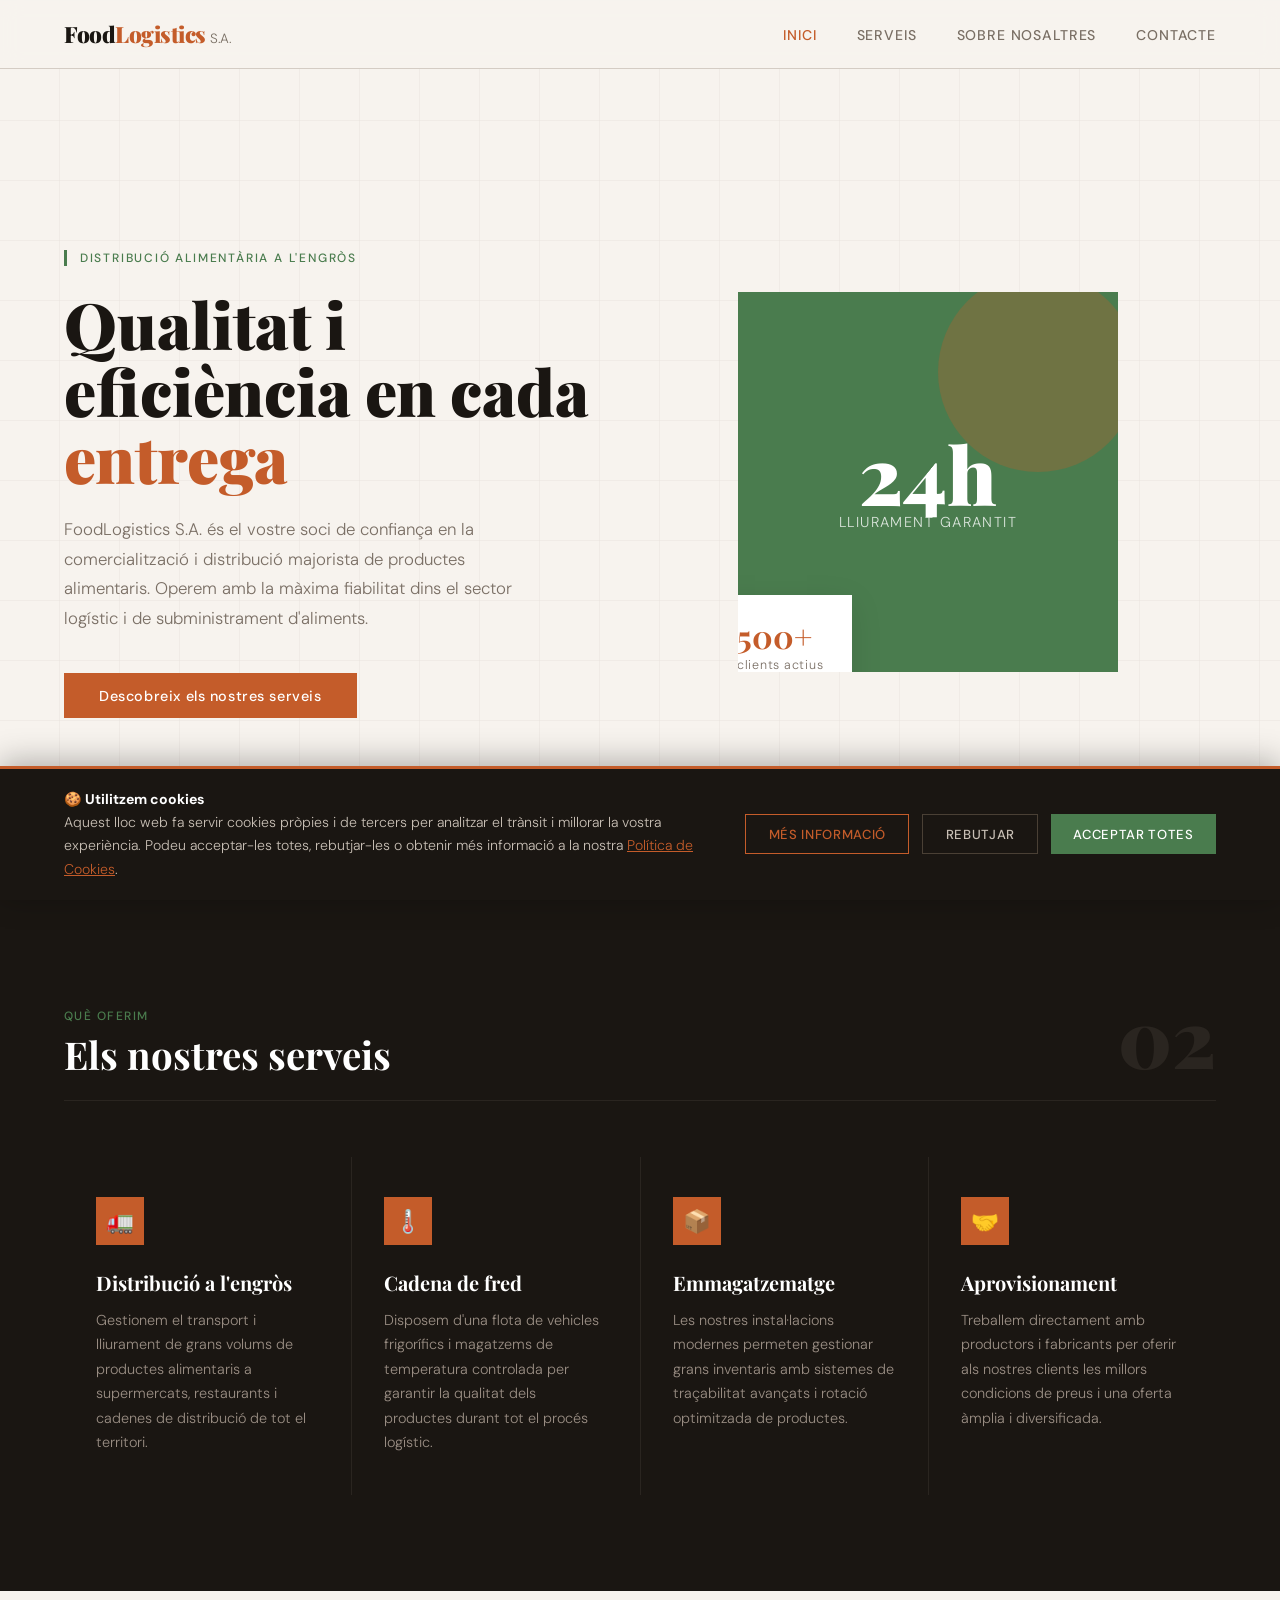
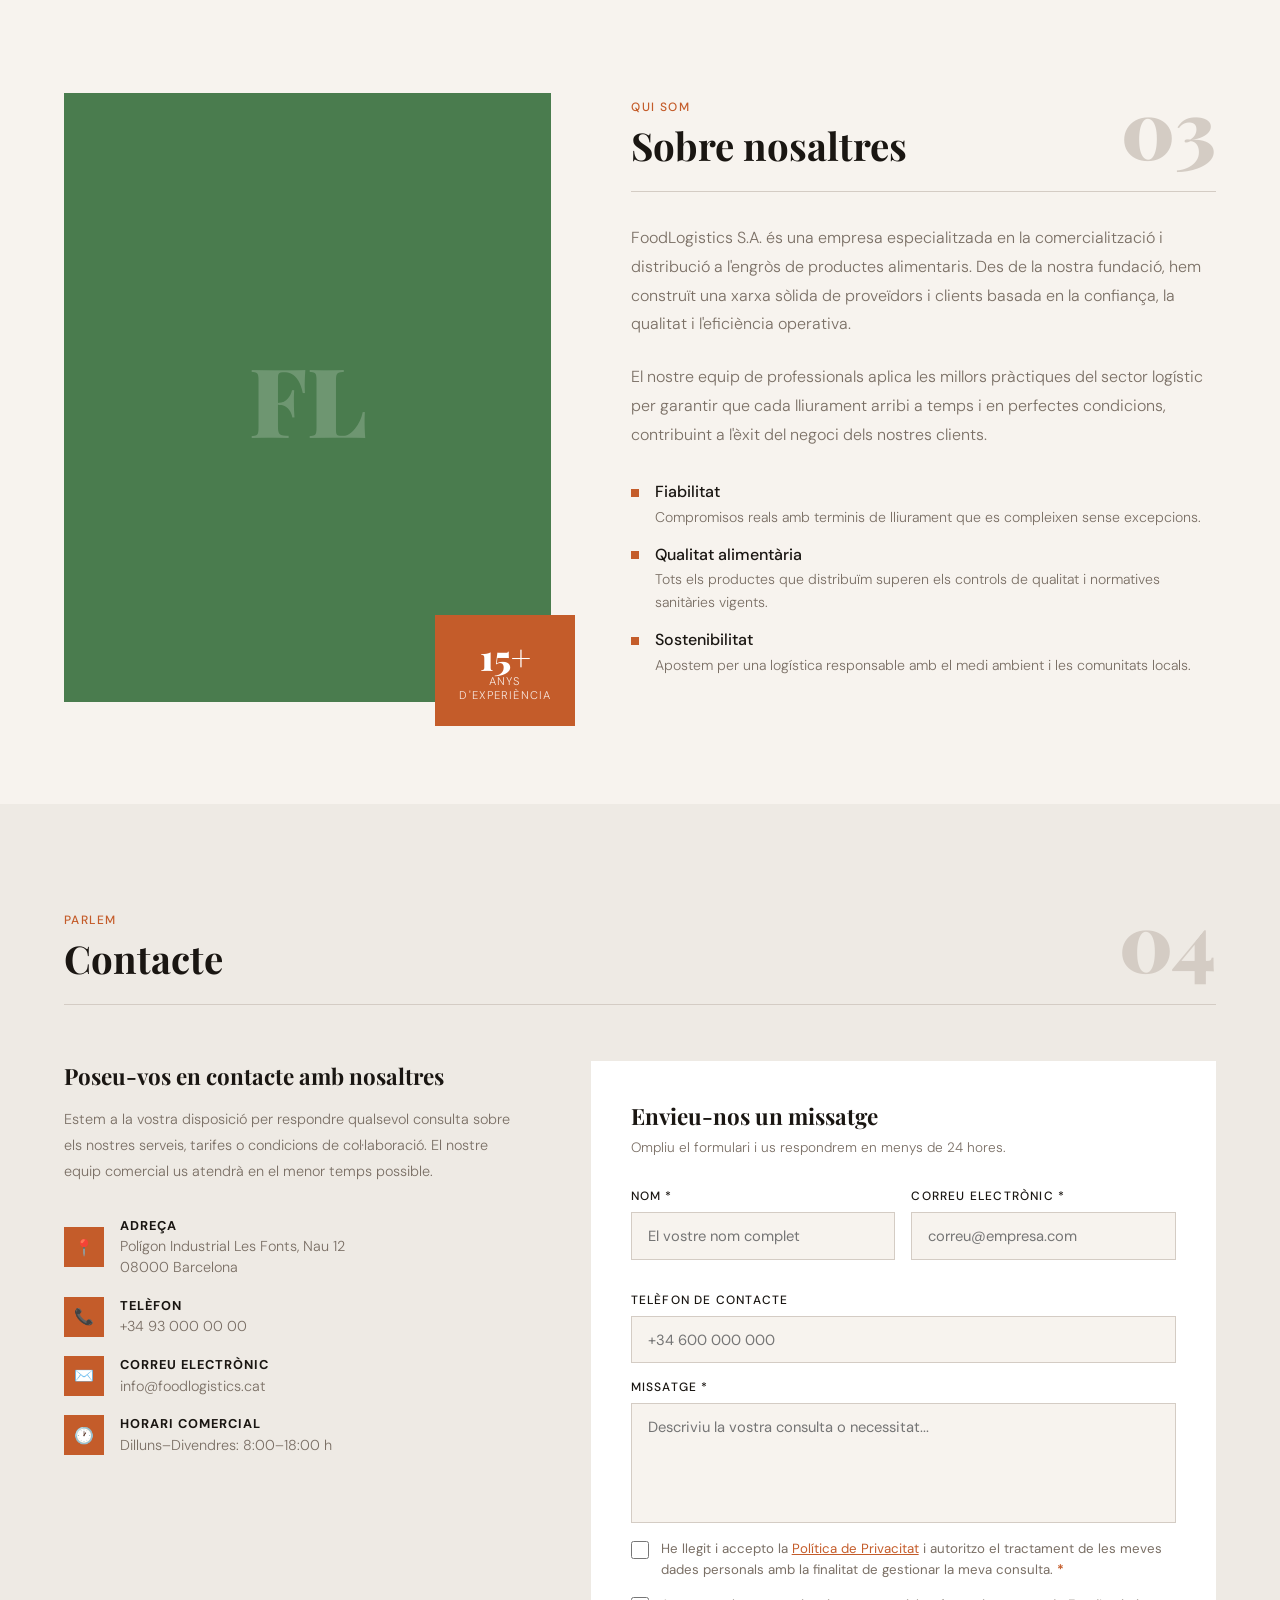
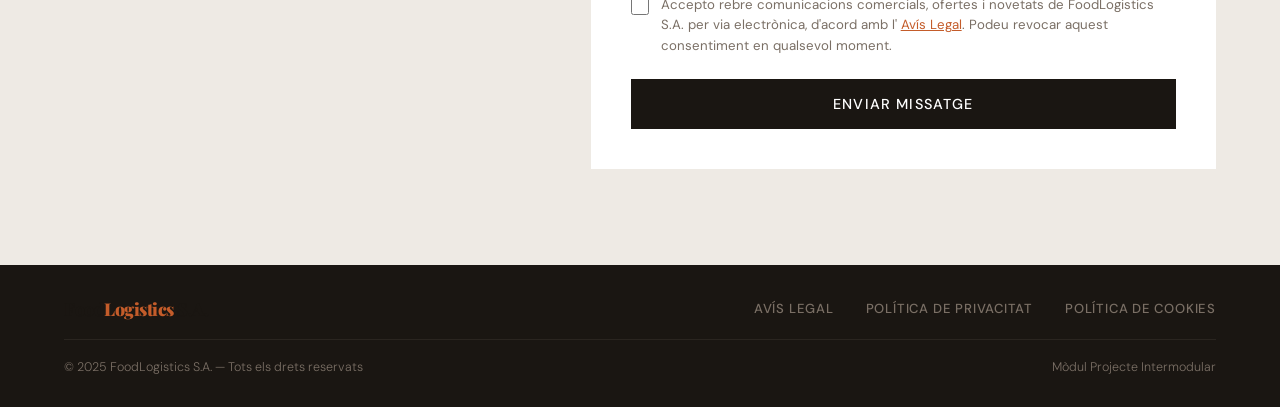
<file: docs/index.html>
<!DOCTYPE html>
<html lang="ca">
<head>
  <meta charset="UTF-8" />
  <meta name="viewport" content="width=device-width, initial-scale=1.0"/>
  <title>FoodLogistics S.A. — Distribució Alimentària</title>
  <link rel="preconnect" href="https://fonts.googleapis.com">
  <link href="https://fonts.googleapis.com/css2?family=Playfair+Display:wght@400;700;900&family=DM+Sans:wght@300;400;500&display=swap" rel="stylesheet">
  <style>
    /* ════════════════════════════════════
       VARIABLES & RESET
    ════════════════════════════════════ */
    :root {
      --bg: #F7F3EE;
      --dark: #1A1612;
      --accent: #C45C2A;
      --accent2: #4A7C4E;
      --muted: #7A6F65;
      --card: #EEEAE4;
      --border: #D4CCC4;
      --white: #FFFFFF;
    }
    *, *::before, *::after { box-sizing: border-box; margin: 0; padding: 0; }
    html { scroll-behavior: smooth; }
    body {
      background: var(--bg);
      color: var(--dark);
      font-family: 'DM Sans', sans-serif;
      font-weight: 300;
      overflow-x: hidden;
    }

    /* ════════════════════════════════════
       COOKIE BANNER
    ════════════════════════════════════ */
    #cookie-banner {
      position: fixed;
      bottom: 0; left: 0; right: 0;
      z-index: 9999;
      background: var(--dark);
      color: #C8BFB5;
      padding: 1.2rem 5%;
      display: flex;
      align-items: center;
      justify-content: space-between;
      gap: 2rem;
      flex-wrap: wrap;
      border-top: 3px solid var(--accent);
      box-shadow: 0 -4px 30px rgba(0,0,0,0.3);
    }
    #cookie-banner.hidden { display: none; }
    .cookie-banner-text { font-size: 0.88rem; line-height: 1.65; flex: 1; min-width: 220px; }
    .cookie-banner-text strong { color: var(--white); }
    .cookie-banner-text a { color: var(--accent); text-decoration: underline; cursor: pointer; }
    .cookie-banner-btns { display: flex; gap: 0.8rem; flex-wrap: wrap; }
    .cbtn {
      padding: 0.65rem 1.4rem;
      font-family: 'DM Sans', sans-serif;
      font-size: 0.82rem;
      font-weight: 500;
      letter-spacing: 0.05em;
      text-transform: uppercase;
      border: none;
      cursor: pointer;
      transition: background 0.2s, transform 0.15s;
    }
    .cbtn:hover { transform: translateY(-1px); }
    .cbtn-accept { background: var(--accent2); color: var(--white); }
    .cbtn-accept:hover { background: #3A6A3E; }
    .cbtn-reject { background: transparent; color: #C8BFB5; border: 1px solid #4A4035; }
    .cbtn-reject:hover { background: #2A2520; }
    .cbtn-more { background: transparent; color: var(--accent); border: 1px solid var(--accent); }
    .cbtn-more:hover { background: var(--accent); color: var(--white); }

    /* ════════════════════════════════════
       LEGAL OVERLAY (pàgines internes)
    ════════════════════════════════════ */
    .legal-overlay {
      display: none;
      position: fixed;
      inset: 0;
      z-index: 8000;
      background: rgba(26,22,18,0.75);
      backdrop-filter: blur(4px);
      overflow-y: auto;
      padding: 2rem 1rem;
    }
    .legal-overlay.open { display: flex; align-items: flex-start; justify-content: center; }
    .legal-panel {
      background: var(--bg);
      max-width: 860px;
      width: 100%;
      position: relative;
      margin: auto;
    }
    .legal-panel-header {
      padding: 2.5rem 3rem 2rem;
      border-bottom: 1px solid var(--border);
      display: flex;
      align-items: flex-start;
      justify-content: space-between;
      gap: 1rem;
    }
    .legal-panel-header .tag {
      font-size: 0.72rem; letter-spacing: 0.14em; text-transform: uppercase;
      color: var(--accent); font-weight: 500; display: block; margin-bottom: 0.4rem;
    }
    .legal-panel-header h2 {
      font-family: 'Playfair Display', serif;
      font-size: 2rem; font-weight: 900; color: var(--dark);
    }
    .legal-panel-close {
      background: var(--dark); color: var(--white);
      border: none; width: 36px; height: 36px;
      font-size: 1.1rem; cursor: pointer; flex-shrink: 0;
      display: flex; align-items: center; justify-content: center;
      transition: background 0.2s;
    }
    .legal-panel-close:hover { background: var(--accent); }
    .legal-panel-body { padding: 2.5rem 3rem 3rem; }
    .lp-section { margin-bottom: 2.5rem; }
    .lp-section h3 {
      font-family: 'Playfair Display', serif;
      font-size: 1.2rem; font-weight: 700; color: var(--dark);
      margin-bottom: 0.8rem; padding-bottom: 0.4rem;
      border-bottom: 2px solid var(--accent); display: inline-block;
    }
    .lp-section h4 { font-size: 0.95rem; font-weight: 500; color: var(--dark); margin: 1rem 0 0.3rem; }
    .lp-section p, .lp-section li {
      font-size: 0.92rem; line-height: 1.85; color: var(--muted); margin-bottom: 0.5rem;
    }
    .lp-section ul { padding-left: 1.4rem; }
    .lp-infobox {
      background: var(--card); border-left: 4px solid var(--accent2);
      padding: 1.1rem 1.4rem; margin: 1.2rem 0;
    }
    .lp-infobox strong { font-size: 0.8rem; letter-spacing: 0.06em; text-transform: uppercase; color: var(--dark); }
    .lp-infobox p { margin: 0.25rem 0 0; font-size: 0.9rem; }
    .rights-grid {
      display: grid; grid-template-columns: repeat(auto-fit, minmax(200px,1fr));
      gap: 0.8rem; margin: 1.2rem 0;
    }
    .right-item { background: var(--card); padding: 1rem; border-top: 3px solid var(--accent); }
    .right-item .r-letter {
      font-family: 'Playfair Display', serif;
      font-size: 1.8rem; font-weight: 900; color: var(--accent); line-height: 1;
    }
    .right-item strong { font-size: 0.82rem; color: var(--dark); display: block; margin: 0.2rem 0; }
    .right-item span { font-size: 0.8rem; color: var(--muted); line-height: 1.55; }
    .cookie-table { width: 100%; border-collapse: collapse; margin: 1.2rem 0; font-size: 0.83rem; }
    .cookie-table th {
      background: var(--dark); color: var(--white);
      padding: 0.7rem 0.9rem; text-align: left;
      font-weight: 500; letter-spacing: 0.04em; font-size: 0.76rem; text-transform: uppercase;
    }
    .cookie-table td {
      padding: 0.7rem 0.9rem; border-bottom: 1px solid var(--border);
      color: var(--muted); vertical-align: top;
    }
    .cookie-table tr:nth-child(even) td { background: var(--card); }
    .cookie-table td:first-child { font-weight: 500; color: var(--dark); white-space: nowrap; }
    .badge { display: inline-block; font-size: 0.7rem; padding: 0.12rem 0.45rem; font-weight: 500; }
    .badge-tec { background: var(--dark); color: var(--white); }
    .badge-ana { background: var(--accent2); color: var(--white); }
    .cookie-mgmt-btns { display: flex; gap: 0.8rem; flex-wrap: wrap; margin-top: 1rem; }
    .cbtn-panel { padding: 0.6rem 1.3rem; font-family: 'DM Sans', sans-serif; font-size: 0.82rem; font-weight: 500; letter-spacing: 0.04em; border: none; cursor: pointer; transition: background 0.2s; }
    .cbtn-panel-accept { background: var(--accent2); color: var(--white); }
    .cbtn-panel-accept:hover { background: #3A6A3E; }
    .cbtn-panel-reject { background: var(--card); color: var(--dark); border: 1px solid var(--border); }
    .cbtn-panel-reject:hover { background: var(--border); }
    .panel-cookie-msg { display: none; background: var(--accent2); color: var(--white); padding: 0.7rem 1rem; margin-top: 0.8rem; font-size: 0.85rem; }

    /* ════════════════════════════════════
       NAV
    ════════════════════════════════════ */
    nav {
      position: fixed; top: 0; left: 0; right: 0; z-index: 500;
      display: flex; align-items: center; justify-content: space-between;
      padding: 1.2rem 5%;
      background: rgba(247,243,238,0.92);
      backdrop-filter: blur(10px);
      border-bottom: 1px solid var(--border);
    }
    .logo {
      font-family: 'Playfair Display', serif; font-weight: 900;
      font-size: 1.4rem; letter-spacing: -0.5px; color: var(--dark); text-decoration: none;
    }
    .logo span { color: var(--accent); }
    nav ul { list-style: none; display: flex; gap: 2.5rem; }
    nav ul a {
      text-decoration: none; font-size: 0.88rem; font-weight: 500;
      letter-spacing: 0.06em; text-transform: uppercase;
      color: var(--muted); transition: color 0.2s;
    }
    nav ul a:hover, nav ul a.active { color: var(--accent); }

    /* ════════════════════════════════════
       HERO
    ════════════════════════════════════ */
    #inici {
      min-height: 100vh;
      display: grid; grid-template-columns: 1fr 1fr;
      align-items: center;
      padding: 8rem 5% 4rem;
      position: relative; overflow: hidden;
    }
    .hero-bg-pattern {
      position: absolute; inset: 0; z-index: 0;
      background-image:
        repeating-linear-gradient(0deg, transparent, transparent 59px, var(--border) 60px),
        repeating-linear-gradient(90deg, transparent, transparent 59px, var(--border) 60px);
      opacity: 0.4;
    }
    .hero-content { position: relative; z-index: 1; }
    .hero-label {
      display: inline-block; font-size: 0.75rem; letter-spacing: 0.15em;
      text-transform: uppercase; color: var(--accent2); font-weight: 500;
      border-left: 3px solid var(--accent2); padding-left: 0.8rem;
      margin-bottom: 1.5rem; animation: fadeUp 0.7s ease both;
    }
    h1 {
      font-family: 'Playfair Display', serif;
      font-size: clamp(2.8rem, 5vw, 5rem); font-weight: 900;
      line-height: 1.05; color: var(--dark); margin-bottom: 1.5rem;
      animation: fadeUp 0.7s 0.1s ease both;
    }
    h1 em { color: var(--accent); font-style: normal; }
    .hero-desc {
      font-size: 1.05rem; line-height: 1.75; color: var(--muted);
      max-width: 480px; margin-bottom: 2.5rem;
      animation: fadeUp 0.7s 0.2s ease both;
    }
    .btn-primary {
      display: inline-block; background: var(--accent); color: var(--white);
      text-decoration: none; padding: 0.85rem 2.2rem; font-size: 0.9rem;
      font-weight: 500; letter-spacing: 0.04em;
      transition: background 0.2s, transform 0.2s;
      animation: fadeUp 0.7s 0.3s ease both;
    }
    .btn-primary:hover { background: #A0451C; transform: translateY(-2px); }
    .hero-visual {
      position: relative; z-index: 1;
      display: flex; justify-content: center; align-items: center;
      animation: fadeIn 1s 0.4s ease both;
    }
    .hero-box {
      width: 380px; height: 380px; background: var(--accent2);
      position: relative; display: flex; align-items: center; justify-content: center;
      overflow: hidden;
    }
    .hero-box::before {
      content: ''; position: absolute; top: -20px; right: -20px;
      width: 200px; height: 200px; background: var(--accent);
      opacity: 0.3; border-radius: 50%;
    }
    .hero-box-inner { text-align: center; color: var(--white); position: relative; z-index: 1; }
    .hero-box-inner .num {
      font-family: 'Playfair Display', serif;
      font-size: 5rem; font-weight: 900; line-height: 1; display: block;
    }
    .hero-box-inner p { font-size: 0.9rem; letter-spacing: 0.1em; text-transform: uppercase; opacity: 0.8; }
    .hero-stats {
      position: absolute; bottom: -20px; left: -30px;
      background: var(--white); padding: 1.2rem 1.8rem;
      box-shadow: 0 8px 30px rgba(0,0,0,0.1);
    }
    .hero-stats .s-num { font-family: 'Playfair Display', serif; font-size: 2rem; font-weight: 700; color: var(--accent); }
    .hero-stats .s-label { font-size: 0.78rem; color: var(--muted); letter-spacing: 0.06em; }

    /* ════════════════════════════════════
       SECTIONS COMMON
    ════════════════════════════════════ */
    section { scroll-margin-top: 70px; }
    .section-wrap { padding: 6rem 5%; }
    .section-header {
      display: flex; align-items: flex-end; justify-content: space-between;
      margin-bottom: 3.5rem; border-bottom: 1px solid var(--border); padding-bottom: 1.5rem;
    }
    .section-num {
      font-family: 'Playfair Display', serif; font-size: 5rem; font-weight: 900;
      color: var(--border); line-height: 1; user-select: none;
    }
    .section-title-block h2 {
      font-family: 'Playfair Display', serif;
      font-size: clamp(1.8rem, 3vw, 2.8rem); font-weight: 700;
      line-height: 1.15; color: var(--dark);
    }
    .section-title-block .tag {
      font-size: 0.75rem; letter-spacing: 0.12em; text-transform: uppercase;
      color: var(--accent); font-weight: 500; margin-bottom: 0.5rem; display: block;
    }

    /* ════════════════════════════════════
       SERVEIS
    ════════════════════════════════════ */
    #serveis { background: var(--dark); }
    #serveis .section-header .section-num { color: #2A2520; }
    #serveis .section-title-block h2 { color: var(--white); }
    #serveis .section-title-block .tag { color: var(--accent2); }
    #serveis .section-header { border-color: #2A2520; }
    .services-grid {
      display: grid; grid-template-columns: repeat(auto-fit, minmax(250px, 1fr));
      gap: 1px; background: #2A2520;
    }
    .service-card { background: var(--dark); padding: 2.5rem 2rem; transition: background 0.25s; cursor: default; }
    .service-card:hover { background: #221E1A; }
    .service-icon {
      width: 48px; height: 48px; background: var(--accent);
      display: flex; align-items: center; justify-content: center;
      margin-bottom: 1.5rem; font-size: 1.4rem;
    }
    .service-card h3 {
      font-family: 'Playfair Display', serif; font-size: 1.25rem; font-weight: 700;
      color: var(--white); margin-bottom: 0.75rem;
    }
    .service-card p { font-size: 0.9rem; line-height: 1.7; color: #9A8E84; }

    /* ════════════════════════════════════
       SOBRE NOSALTRES
    ════════════════════════════════════ */
    #sobre { background: var(--bg); }
    .about-grid { display: grid; grid-template-columns: 1fr 1.2fr; gap: 5rem; align-items: center; }
    .about-visual { position: relative; }
    .about-img-main {
      width: 100%; aspect-ratio: 4/5; background: var(--accent2);
      display: flex; align-items: center; justify-content: center; overflow: hidden;
    }
    .about-img-inner { text-align: center; color: rgba(255,255,255,0.2); font-family: 'Playfair Display', serif; font-size: 6rem; font-weight: 900; }
    .about-badge {
      position: absolute; bottom: -1.5rem; right: -1.5rem;
      background: var(--accent); color: var(--white);
      padding: 1.5rem; width: 140px; text-align: center;
    }
    .about-badge .b-num { font-family: 'Playfair Display', serif; font-size: 2.2rem; font-weight: 900; line-height: 1; }
    .about-badge .b-txt { font-size: 0.7rem; letter-spacing: 0.1em; text-transform: uppercase; opacity: 0.85; }
    .about-content .section-header { margin-bottom: 2rem; }
    .about-text { font-size: 1rem; line-height: 1.8; color: var(--muted); margin-bottom: 1.5rem; }
    .values-list { margin: 2rem 0; display: flex; flex-direction: column; gap: 1rem; }
    .value-item { display: flex; gap: 1rem; align-items: flex-start; }
    .value-dot { width: 8px; height: 8px; min-width: 8px; background: var(--accent); margin-top: 0.45rem; }
    .value-item strong { display: block; font-weight: 500; color: var(--dark); margin-bottom: 0.2rem; }
    .value-item span { font-size: 0.88rem; color: var(--muted); line-height: 1.6; }

    /* ════════════════════════════════════
       CONTACTE
    ════════════════════════════════════ */
    #contacte { background: var(--card); }
    .contact-grid { display: grid; grid-template-columns: 1fr 1.4fr; gap: 5rem; align-items: start; }
    .contact-info h3 { font-family: 'Playfair Display', serif; font-size: 1.4rem; font-weight: 700; color: var(--dark); margin-bottom: 1rem; }
    .contact-info p { font-size: 0.9rem; line-height: 1.8; color: var(--muted); margin-bottom: 2rem; }
    .contact-details { display: flex; flex-direction: column; gap: 1.2rem; }
    .contact-item { display: flex; gap: 1rem; align-items: center; }
    .contact-item .c-icon {
      width: 40px; height: 40px; background: var(--accent); color: var(--white);
      display: flex; align-items: center; justify-content: center;
      font-size: 1rem; flex-shrink: 0;
    }
    .contact-item .c-text strong { display: block; font-size: 0.8rem; letter-spacing: 0.08em; text-transform: uppercase; color: var(--dark); margin-bottom: 0.1rem; }
    .contact-item .c-text span { font-size: 0.9rem; color: var(--muted); }
    .contact-form { background: var(--white); padding: 2.5rem; }
    .form-title { font-family: 'Playfair Display', serif; font-size: 1.4rem; font-weight: 700; color: var(--dark); margin-bottom: 0.5rem; }
    .form-sub { font-size: 0.85rem; color: var(--muted); margin-bottom: 2rem; }
    .form-row { display: grid; grid-template-columns: 1fr 1fr; gap: 1rem; margin-bottom: 1rem; }
    .form-group { display: flex; flex-direction: column; margin-bottom: 1rem; }
    .form-group label { font-size: 0.75rem; letter-spacing: 0.1em; text-transform: uppercase; font-weight: 500; color: var(--dark); margin-bottom: 0.5rem; }
    .form-group input,
    .form-group textarea {
      border: 1px solid var(--border); background: var(--bg);
      padding: 0.8rem 1rem; font-family: 'DM Sans', sans-serif;
      font-size: 0.92rem; color: var(--dark); outline: none;
      transition: border-color 0.2s; resize: none;
    }
    .form-group input:focus,
    .form-group textarea:focus { border-color: var(--accent); background: var(--white); }
    .form-group textarea { min-height: 120px; }

    /* Checkboxes */
    .checkbox-group { display: flex; align-items: flex-start; gap: 0.75rem; margin-bottom: 0.9rem; }
    .checkbox-group input[type="checkbox"] {
      width: 18px; height: 18px; min-width: 18px; margin-top: 2px;
      accent-color: var(--accent); cursor: pointer;
      border: 2px solid var(--border); background: var(--bg);
    }
    .checkbox-group label {
      font-size: 0.83rem; letter-spacing: 0; text-transform: none;
      font-weight: 400; color: var(--muted); line-height: 1.55; cursor: pointer;
    }
    .checkbox-group label a { color: var(--accent); text-decoration: underline; cursor: pointer; }
    .checkbox-group label a:hover { color: #A0451C; }

    .btn-submit {
      width: 100%; background: var(--dark); color: var(--white); border: none;
      padding: 1rem; font-family: 'DM Sans', sans-serif; font-size: 0.9rem;
      font-weight: 500; letter-spacing: 0.08em; text-transform: uppercase;
      cursor: pointer; transition: background 0.2s, transform 0.15s;
      margin-top: 0.5rem;
    }
    .btn-submit:hover { background: var(--accent); transform: translateY(-2px); }
    .form-success {
      display: none; background: var(--accent2); color: var(--white);
      padding: 1rem 1.5rem; margin-top: 1rem; font-size: 0.9rem; text-align: center;
    }

    /* ════════════════════════════════════
       FOOTER
    ════════════════════════════════════ */
    footer {
      background: var(--dark); color: #7A6F65;
      padding: 2rem 5%;
    }
    .footer-top {
      display: flex; align-items: center; justify-content: space-between;
      flex-wrap: wrap; gap: 1rem; padding-bottom: 1.2rem;
      border-bottom: 1px solid #2A2520; margin-bottom: 1.2rem;
    }
    footer .logo { font-size: 1.1rem; }
    footer a { color: #7A6F65; text-decoration: none; transition: color 0.2s; }
    footer a:hover { color: var(--accent); }
    .footer-links { display: flex; gap: 2rem; flex-wrap: wrap; }
    .footer-links a {
      font-size: 0.82rem; letter-spacing: 0.06em; text-transform: uppercase;
      font-weight: 500; cursor: pointer;
    }
    .footer-bottom { font-size: 0.78rem; display: flex; justify-content: space-between; flex-wrap: wrap; gap: 0.5rem; }

    /* ════════════════════════════════════
       ANIMATIONS & SCROLL REVEAL
    ════════════════════════════════════ */
    @keyframes fadeUp {
      from { opacity: 0; transform: translateY(24px); }
      to   { opacity: 1; transform: translateY(0); }
    }
    @keyframes fadeIn { from { opacity: 0; } to { opacity: 1; } }
    .reveal { opacity: 0; transform: translateY(30px); transition: opacity 0.7s ease, transform 0.7s ease; }
    .reveal.visible { opacity: 1; transform: translateY(0); }

    /* ════════════════════════════════════
       RESPONSIVE
    ════════════════════════════════════ */
    @media (max-width: 900px) {
      #inici { grid-template-columns: 1fr; padding-top: 6rem; }
      .hero-visual { display: none; }
      .about-grid { grid-template-columns: 1fr; }
      .about-visual { display: none; }
      .contact-grid { grid-template-columns: 1fr; gap: 2rem; }
      .form-row { grid-template-columns: 1fr; }
      nav ul { gap: 1.5rem; }
    }
    @media (max-width: 600px) {
      nav ul { display: none; }
      .section-num { display: none; }
      .legal-panel-header { padding: 1.5rem; }
      .legal-panel-body { padding: 1.5rem; }
    }
  </style>
</head>
<body>

<!-- ══════════════════════════════════════
     BANNER DE COOKIES
══════════════════════════════════════ -->
<div id="cookie-banner">
  <div class="cookie-banner-text">
    <strong>🍪 Utilitzem cookies</strong><br>
    Aquest lloc web fa servir cookies pròpies i de tercers per analitzar el trànsit i millorar la vostra experiència.
    Podeu acceptar-les totes, rebutjar-les o obtenir més informació a la nostra
    <a onclick="openLegal('cookies')">Política de Cookies</a>.
  </div>
  <div class="cookie-banner-btns">
    <button class="cbtn cbtn-more" onclick="openLegal('cookies')">Més informació</button>
    <button class="cbtn cbtn-reject" onclick="rejectCookies()">Rebutjar</button>
    <button class="cbtn cbtn-accept" onclick="acceptCookies()">Acceptar totes</button>
  </div>
</div>

<!-- ══════════════════════════════════════
     OVERLAY — AVÍS LEGAL
══════════════════════════════════════ -->
<div id="overlay-avis" class="legal-overlay" onclick="closeOnBg(event,'overlay-avis')">
  <div class="legal-panel">
    <div class="legal-panel-header">
      <div>
        <span class="tag">Informació legal</span>
        <h2>Avís Legal</h2>
        <p style="font-size:0.8rem;color:var(--muted);margin-top:0.3rem;">Darrera actualització: gener de 2025</p>
      </div>
      <button class="legal-panel-close" onclick="closeLegal('avis')">✕</button>
    </div>
    <div class="legal-panel-body">

      <div class="lp-section">
        <h3>1. Identitat del titular</h3>
        <div class="lp-infobox">
          <strong>Dades de la societat</strong>
          <p><strong>Raó social:</strong> FoodLogistics S.A.</p>
          <p><strong>CIF:</strong> A-12345678</p>
          <p><strong>Domicili social:</strong> Polígon Industrial Les Fonts, Nau 12, 08000 Barcelona</p>
          <p><strong>Telèfon:</strong> +34 93 000 00 00</p>
          <p><strong>Correu electrònic:</strong> info@foodlogistics.cat</p>
          <p><strong>Registre Mercantil:</strong> Registre Mercantil de Barcelona, Tom 1234, Foli 56, Full B-12345</p>
        </div>
      </div>

      <div class="lp-section">
        <h3>2. Objecte i àmbit d'aplicació</h3>
        <p>El present Avís Legal regula les condicions d'accés i ús del lloc web de FoodLogistics S.A., d'acord amb la legislació vigent, especialment la Llei 34/2002 de Serveis de la Societat de la Informació (LSSI-CE) i el Reglament (UE) 2016/679 (RGPD).</p>
        <p>L'accés i l'ús del Lloc Web impliquen l'acceptació plena i sense reserves d'aquestes condicions. FoodLogistics S.A. es reserva el dret de modificar el present Avís Legal en qualsevol moment.</p>
      </div>

      <div class="lp-section">
        <h3>3. Condicions d'accés i ús</h3>
        <p>L'usuari s'obliga a fer un ús lícit del Lloc Web, respectant la legislació vigent i els drets de tercers. Queda expressament prohibit:</p>
        <ul>
          <li>Reproduir, distribuir o comunicar públicament els continguts sense autorització expressa.</li>
          <li>Introduir o difondre continguts contraris a la llei, la moral o l'ordre públic.</li>
          <li>Realitzar accions que puguin danyar o sobrecarregar els sistemes informàtics.</li>
          <li>Intentar accedir sense autorització a àrees restringides del Lloc Web.</li>
        </ul>
      </div>

      <div class="lp-section">
        <h3>4. Propietat intel·lectual i industrial</h3>
        <p>Tots els continguts del Lloc Web (textos, imatges, logotips, dissenys, codi font, etc.) són propietat de FoodLogistics S.A. o de tercers que n'han autoritzat l'ús, i estan protegits per la normativa de propietat intel·lectual vigent.</p>
        <p>Queda prohibida la reproducció total o parcial dels continguts sense el consentiment previ i exprés de FoodLogistics S.A.</p>
      </div>

      <div class="lp-section">
        <h3>5. Responsabilitat i exclusió de garanties</h3>
        <p>FoodLogistics S.A. no garanteix la disponibilitat ni continuïtat del Lloc Web, i no es responsabilitza dels danys que puguin derivar-se d'errors als continguts, interrupcions del servei ni de l'accés a través d'enllaços externs.</p>
      </div>

      <div class="lp-section">
        <h3>6. Comunicacions comercials</h3>
        <p>D'acord amb la LSSI-CE, FoodLogistics S.A. únicament enviarà comunicacions comercials als usuaris que hagin prestat el seu consentiment exprés marcant la casella corresponent al formulari de contacte.</p>
        <p>L'usuari pot revocar el consentiment en qualsevol moment enviant un correu a <strong>privacitat@foodlogistics.cat</strong>.</p>
      </div>

      <div class="lp-section">
        <h3>7. Llei aplicable i jurisdicció</h3>
        <p>El present Avís Legal es regeix per la legislació espanyola i catalana. Per a qualsevol controvèrsia, les parts se sotmeten als jutjats i tribunals de Barcelona.</p>
      </div>

    </div>
  </div>
</div>

<!-- ══════════════════════════════════════
     OVERLAY — POLÍTICA DE PRIVACITAT
══════════════════════════════════════ -->
<div id="overlay-privacitat" class="legal-overlay" onclick="closeOnBg(event,'overlay-privacitat')">
  <div class="legal-panel">
    <div class="legal-panel-header">
      <div>
        <span class="tag">Protecció de dades · RGPD (UE) 2016/679</span>
        <h2>Política de Privacitat</h2>
        <p style="font-size:0.8rem;color:var(--muted);margin-top:0.3rem;">Darrera actualització: gener de 2025</p>
      </div>
      <button class="legal-panel-close" onclick="closeLegal('privacitat')">✕</button>
    </div>
    <div class="legal-panel-body">

      <div class="lp-section">
        <h3>1. Responsable del tractament</h3>
        <div class="lp-infobox">
          <strong>Responsable</strong>
          <p><strong>Identitat:</strong> FoodLogistics S.A. · CIF: A-12345678</p>
          <p><strong>Adreça:</strong> Polígon Industrial Les Fonts, Nau 12, 08000 Barcelona</p>
          <p><strong>Correu DPD:</strong> privacitat@foodlogistics.cat · <strong>Tel.:</strong> +34 93 000 00 00</p>
        </div>
      </div>

      <div class="lp-section">
        <h3>2. Dades que recollim i finalitat</h3>
        <h4>2.1 Formulari de contacte</h4>
        <ul>
          <li><strong>Nom i cognoms:</strong> per identificar-vos i personalitzar la resposta.</li>
          <li><strong>Correu electrònic:</strong> per respondre la vostra consulta.</li>
          <li><strong>Telèfon de contacte:</strong> opcional, per poder-vos trucar si cal.</li>
          <li><strong>Missatge:</strong> per conèixer el contingut de la consulta.</li>
        </ul>
        <h4>2.2 Galetes i dades de navegació</h4>
        <p>Recollim dades de navegació (IP anonimitzada, pàgines visitades) a través de cookies analítiques. Consulteu la nostra <a onclick="openLegal('cookies')" style="color:var(--accent);cursor:pointer;text-decoration:underline;">Política de Cookies</a> per a més informació.</p>
      </div>

      <div class="lp-section">
        <h3>3. Base legal del tractament</h3>
        <ul>
          <li><strong>Consentiment exprés (art. 6.1.a RGPD):</strong> per al tractament de les dades del formulari i per a l'enviament de comunicacions comercials.</li>
          <li><strong>Interès legítim (art. 6.1.f RGPD):</strong> per a la gestió interna i les estadístiques d'ús anonimitzades.</li>
          <li><strong>Compliment d'obligació legal (art. 6.1.c RGPD):</strong> quan sigui necessari per complir obligacions legals.</li>
        </ul>
      </div>

      <div class="lp-section">
        <h3>4. Destinataris de les dades</h3>
        <p>Les vostres dades no es cediran a tercers, llevat de prestadors de serveis tècnics (allotjament web, plataforma de correu) que actuen com a encarregats del tractament, administracions públiques quan ho exigeixi la llei, i Statcounter (analítica web anonimitzada).</p>
        <p>No es realitzen transferències internacionals fora de l'Espai Econòmic Europeu, llevat que els prestadors tinguin garanties adequades (clàusules contractuals tipus).</p>
      </div>

      <div class="lp-section">
        <h3>5. Termini de conservació</h3>
        <div class="lp-infobox">
          <strong>Períodes de conservació</strong>
          <p>• Formulari de contacte: <strong>2 anys</strong> des de l'última interacció.</p>
          <p>• Comunicacions comercials: fins a la <strong>revocació del consentiment</strong>.</p>
          <p>• Navegació anonimitzada: <strong>13 mesos</strong> màxim.</p>
          <p>• Obligació legal (fiscal, mercantil): <strong>5–10 anys</strong>.</p>
        </div>
      </div>

      <div class="lp-section">
        <h3>6. Drets ARSLOP</h3>
        <p>Podeu exercir els drets següents enviant un correu a <strong>privacitat@foodlogistics.cat</strong>, adjuntant còpia del DNI:</p>
        <div class="rights-grid">
          <div class="right-item"><div class="r-letter">A</div><strong>Accés</strong><span>Obtenir confirmació sobre si tractem dades vostres i accedir-hi.</span></div>
          <div class="right-item"><div class="r-letter">R</div><strong>Rectificació</strong><span>Sol·licitar la correcció de dades inexactes o incompletes.</span></div>
          <div class="right-item"><div class="r-letter">S</div><strong>Supressió</strong><span>Demanar l'eliminació de les dades quan ja no siguin necessàries.</span></div>
          <div class="right-item"><div class="r-letter">L</div><strong>Limitació</strong><span>Sol·licitar la suspensió del tractament en determinades circumstàncies.</span></div>
          <div class="right-item"><div class="r-letter">O</div><strong>Oposició</strong><span>Oposar-vos al tractament basat en interès legítim o consentiment.</span></div>
          <div class="right-item"><div class="r-letter">P</div><strong>Portabilitat</strong><span>Rebre les vostres dades en format estructurat i llegible per màquina.</span></div>
        </div>
        <p>Si considereu que el tractament no s'ajusta a la normativa, podeu reclamar davant l'<strong>AEPD</strong> a <a href="https://www.aepd.es" target="_blank" style="color:var(--accent);">www.aepd.es</a>.</p>
      </div>

      <div class="lp-section">
        <h3>7. Mesures de seguretat</h3>
        <p>FoodLogistics S.A. ha adoptat les mesures tècniques i organitzatives necessàries per garantir la seguretat de les dades personals, d'acord amb l'art. 32 del RGPD: xifratge HTTPS/TLS, control d'accés per rols, còpies de seguretat periòdiques i auditories anuals.</p>
      </div>

    </div>
  </div>
</div>

<!-- ══════════════════════════════════════
     OVERLAY — POLÍTICA DE COOKIES
══════════════════════════════════════ -->
<div id="overlay-cookies" class="legal-overlay" onclick="closeOnBg(event,'overlay-cookies')">
  <div class="legal-panel">
    <div class="legal-panel-header">
      <div>
        <span class="tag">Galetes · Directiva ePrivacy i RGPD</span>
        <h2>Política de Cookies</h2>
        <p style="font-size:0.8rem;color:var(--muted);margin-top:0.3rem;">Darrera actualització: gener de 2025</p>
      </div>
      <button class="legal-panel-close" onclick="closeLegal('cookies')">✕</button>
    </div>
    <div class="legal-panel-body">

      <div class="lp-section">
        <h3>1. Què són les cookies?</h3>
        <p>Les cookies (galetes) són petits fitxers de text que els llocs web emmagatzemen al vostre navegador quan els visiteu. S'utilitzen per fer que els llocs web funcionin correctament i per proporcionar informació als propietaris del lloc.</p>
        <p>D'acord amb la Directiva 2002/58/CE (modificada per la 2009/136/CE) i la LSSI-CE, us informem sobre les cookies que utilitzem.</p>
      </div>

      <div class="lp-section">
        <h3>2. Tipus de cookies que utilitzem</h3>
        <table class="cookie-table">
          <thead>
            <tr><th>Cookie</th><th>Tipus</th><th>Proveïdor</th><th>Finalitat</th><th>Durada</th></tr>
          </thead>
          <tbody>
            <tr>
              <td>fl_cookie_consent</td>
              <td><span class="badge badge-tec">Tècnica</span></td>
              <td>FoodLogistics</td>
              <td>Desa les preferències de consentiment de cookies de l'usuari.</td>
              <td>12 mesos</td>
            </tr>
            <tr>
              <td>sc_session</td>
              <td><span class="badge badge-ana">Analítica</span></td>
              <td>Statcounter</td>
              <td>Identifica la sessió de l'usuari per evitar comptar múltiples visites.</td>
              <td>Sessió</td>
            </tr>
            <tr>
              <td>is_unique</td>
              <td><span class="badge badge-ana">Analítica</span></td>
              <td>Statcounter</td>
              <td>Determina si el visitant ja ha estat comptabilitzat com a únic.</td>
              <td>365 dies</td>
            </tr>
            <tr>
              <td>_ga</td>
              <td><span class="badge badge-ana">Analítica</span></td>
              <td>Google Analytics (opcional)</td>
              <td>Distingeix usuaris únics. No s'activa fins a l'acceptació.</td>
              <td>2 anys</td>
            </tr>
          </tbody>
        </table>
      </div>

      <div class="lp-section">
        <h3>3. Com acceptar o rebutjar les cookies</h3>
        <h4>3.1 Mitjançant el banner del Lloc Web</h4>
        <p>En accedir al Lloc Web per primera vegada, apareixerà el banner inferior que us permet acceptar o rebutjar les cookies no necessàries.</p>
        <h4>3.2 Gestió des d'aquí</h4>
        <p>Podeu acceptar o revocar el consentiment de les cookies analítiques en qualsevol moment:</p>
        <div class="cookie-mgmt-btns">
          <button class="cbtn-panel cbtn-panel-accept" onclick="acceptCookies(); document.getElementById('panelCookieMsg').style.display='block'; document.getElementById('panelCookieMsg').textContent='✓ Heu acceptat les cookies analítiques.'; document.getElementById('panelCookieMsg').style.background='var(--accent2)'; setTimeout(()=>document.getElementById('panelCookieMsg').style.display='none',3500);">✓ Acceptar cookies analítiques</button>
          <button class="cbtn-panel cbtn-panel-reject" onclick="rejectCookies(); document.getElementById('panelCookieMsg').style.display='block'; document.getElementById('panelCookieMsg').textContent='✗ Heu rebutjat les cookies analítiques.'; document.getElementById('panelCookieMsg').style.background='var(--muted)'; setTimeout(()=>document.getElementById('panelCookieMsg').style.display='none',3500);">✗ Rebutjar cookies analítiques</button>
        </div>
        <div class="panel-cookie-msg" id="panelCookieMsg"></div>
        <h4>3.3 Configuració del navegador</h4>
        <p>Podeu gestionar o eliminar cookies directament des del navegador: <a href="https://support.google.com/chrome/answer/95647" target="_blank" style="color:var(--accent);">Chrome</a>, <a href="https://support.mozilla.org/ca/kb/galetes-informacio-que-els-llocs-web-guarden-en" target="_blank" style="color:var(--accent);">Firefox</a>, <a href="https://support.apple.com/ca-es/guide/safari/sfri11471/mac" target="_blank" style="color:var(--accent);">Safari</a>, <a href="https://support.microsoft.com/ca-es/microsoft-edge/eliminar-les-galetes-al-microsoft-edge-63947406-40ac-c3b8-57b9-2a946a29ae09" target="_blank" style="color:var(--accent);">Edge</a>.</p>
      </div>

      <div class="lp-section">
        <h3>4. Més informació</h3>
        <p>Per a qualsevol consulta sobre cookies, contacteu el nostre DPD a <strong>privacitat@foodlogistics.cat</strong>. Més informació a la nostra <a onclick="openLegal('privacitat')" style="color:var(--accent);cursor:pointer;text-decoration:underline;">Política de Privacitat</a>.</p>
      </div>

    </div>
  </div>
</div>

<!-- ══════════════════════════════════════
     NAV
══════════════════════════════════════ -->
<nav>
  <a href="#inici" class="logo">Food<span>Logistics</span> <small style="font-size:0.6em;font-weight:300;font-family:'DM Sans',sans-serif;color:var(--muted);">S.A.</small></a>
  <ul>
    <li><a href="#inici" class="active">Inici</a></li>
    <li><a href="#serveis">Serveis</a></li>
    <li><a href="#sobre">Sobre nosaltres</a></li>
    <li><a href="#contacte">Contacte</a></li>
  </ul>
</nav>

<!-- ══════════════════════════════════════
     INICI
══════════════════════════════════════ -->
<section id="inici">
  <div class="hero-bg-pattern"></div>
  <div class="hero-content">
    <span class="hero-label">Distribució Alimentària a l'Engròs</span>
    <h1>Qualitat i<br>eficiència en cada <em>entrega</em></h1>
    <p class="hero-desc">FoodLogistics S.A. és el vostre soci de confiança en la comercialització i distribució majorista de productes alimentaris. Operem amb la màxima fiabilitat dins el sector logístic i de subministrament d'aliments.</p>
    <a href="#serveis" class="btn-primary">Descobreix els nostres serveis</a>
  </div>
  <div class="hero-visual">
    <div class="hero-box">
      <div class="hero-box-inner">
        <span class="num">24h</span>
        <p>Lliurament garantit</p>
      </div>
      <div class="hero-stats">
        <div class="s-num">500+</div>
        <div class="s-label">clients actius</div>
      </div>
    </div>
  </div>
</section>

<!-- ══════════════════════════════════════
     SERVEIS
══════════════════════════════════════ -->
<section id="serveis">
  <div class="section-wrap">
    <div class="section-header reveal">
      <div class="section-title-block">
        <span class="tag">Què oferim</span>
        <h2>Els nostres serveis</h2>
      </div>
      <div class="section-num">02</div>
    </div>
    <div class="services-grid">
      <div class="service-card reveal">
        <div class="service-icon">🚛</div>
        <h3>Distribució a l'engròs</h3>
        <p>Gestionem el transport i lliurament de grans volums de productes alimentaris a supermercats, restaurants i cadenes de distribució de tot el territori.</p>
      </div>
      <div class="service-card reveal">
        <div class="service-icon">🌡️</div>
        <h3>Cadena de fred</h3>
        <p>Disposem d'una flota de vehicles frigorífics i magatzems de temperatura controlada per garantir la qualitat dels productes durant tot el procés logístic.</p>
      </div>
      <div class="service-card reveal">
        <div class="service-icon">📦</div>
        <h3>Emmagatzematge</h3>
        <p>Les nostres instal·lacions modernes permeten gestionar grans inventaris amb sistemes de traçabilitat avançats i rotació optimitzada de productes.</p>
      </div>
      <div class="service-card reveal">
        <div class="service-icon">🤝</div>
        <h3>Aprovisionament</h3>
        <p>Treballem directament amb productors i fabricants per oferir als nostres clients les millors condicions de preus i una oferta àmplia i diversificada.</p>
      </div>
    </div>
  </div>
</section>

<!-- ══════════════════════════════════════
     SOBRE NOSALTRES
══════════════════════════════════════ -->
<section id="sobre">
  <div class="section-wrap">
    <div class="about-grid">
      <div class="about-visual reveal">
        <div class="about-img-main">
          <div class="about-img-inner">FL</div>
        </div>
        <div class="about-badge">
          <div class="b-num">15+</div>
          <div class="b-txt">anys d'experiència</div>
        </div>
      </div>
      <div class="about-content">
        <div class="section-header reveal">
          <div class="section-title-block">
            <span class="tag">Qui som</span>
            <h2>Sobre nosaltres</h2>
          </div>
          <div class="section-num">03</div>
        </div>
        <p class="about-text reveal">FoodLogistics S.A. és una empresa especialitzada en la comercialització i distribució a l'engròs de productes alimentaris. Des de la nostra fundació, hem construït una xarxa sòlida de proveïdors i clients basada en la confiança, la qualitat i l'eficiència operativa.</p>
        <p class="about-text reveal">El nostre equip de professionals aplica les millors pràctiques del sector logístic per garantir que cada lliurament arribi a temps i en perfectes condicions, contribuint a l'èxit del negoci dels nostres clients.</p>
        <div class="values-list">
          <div class="value-item reveal">
            <div class="value-dot"></div>
            <div>
              <strong>Fiabilitat</strong>
              <span>Compromisos reals amb terminis de lliurament que es compleixen sense excepcions.</span>
            </div>
          </div>
          <div class="value-item reveal">
            <div class="value-dot"></div>
            <div>
              <strong>Qualitat alimentària</strong>
              <span>Tots els productes que distribuïm superen els controls de qualitat i normatives sanitàries vigents.</span>
            </div>
          </div>
          <div class="value-item reveal">
            <div class="value-dot"></div>
            <div>
              <strong>Sostenibilitat</strong>
              <span>Apostem per una logística responsable amb el medi ambient i les comunitats locals.</span>
            </div>
          </div>
        </div>
      </div>
    </div>
  </div>
</section>

<!-- ══════════════════════════════════════
     CONTACTE
══════════════════════════════════════ -->
<section id="contacte">
  <div class="section-wrap">
    <div class="section-header reveal">
      <div class="section-title-block">
        <span class="tag">Parlem</span>
        <h2>Contacte</h2>
      </div>
      <div class="section-num">04</div>
    </div>
    <div class="contact-grid">
      <div class="contact-info reveal">
        <h3>Poseu-vos en contacte amb nosaltres</h3>
        <p>Estem a la vostra disposició per respondre qualsevol consulta sobre els nostres serveis, tarifes o condicions de col·laboració. El nostre equip comercial us atendrà en el menor temps possible.</p>
        <div class="contact-details">
          <div class="contact-item">
            <div class="c-icon">📍</div>
            <div class="c-text">
              <strong>Adreça</strong>
              <span>Polígon Industrial Les Fonts, Nau 12<br>08000 Barcelona</span>
            </div>
          </div>
          <div class="contact-item">
            <div class="c-icon">📞</div>
            <div class="c-text">
              <strong>Telèfon</strong>
              <span>+34 93 000 00 00</span>
            </div>
          </div>
          <div class="contact-item">
            <div class="c-icon">✉️</div>
            <div class="c-text">
              <strong>Correu electrònic</strong>
              <span>info@foodlogistics.cat</span>
            </div>
          </div>
          <div class="contact-item">
            <div class="c-icon">🕐</div>
            <div class="c-text">
              <strong>Horari comercial</strong>
              <span>Dilluns–Divendres: 8:00–18:00 h</span>
            </div>
          </div>
        </div>
      </div>

      <div class="contact-form reveal">
        <div class="form-title">Envieu-nos un missatge</div>
        <p class="form-sub">Ompliu el formulari i us respondrem en menys de 24 hores.</p>

        <div class="form-row">
          <div class="form-group">
            <label for="nom">Nom *</label>
            <input type="text" id="nom" name="nom" placeholder="El vostre nom complet" required>
          </div>
          <div class="form-group">
            <label for="email">Correu electrònic *</label>
            <input type="email" id="email" name="email" placeholder="correu@empresa.com" required>
          </div>
        </div>
        <div class="form-group">
          <label for="telefon">Telèfon de contacte</label>
          <input type="tel" id="telefon" name="telefon" placeholder="+34 600 000 000">
        </div>
        <div class="form-group">
          <label for="missatge">Missatge *</label>
          <textarea id="missatge" name="missatge" placeholder="Descriviu la vostra consulta o necessitat..." required></textarea>
        </div>

        <!-- Checkbox 1: consentiment dades — OBLIGATORI -->
        <div class="checkbox-group">
          <input type="checkbox" id="check-privacitat" name="check-privacitat" required>
          <label for="check-privacitat">
            He llegit i accepto la
            <a onclick="openLegal('privacitat')">Política de Privacitat</a>
            i autoritzo el tractament de les meves dades personals amb la finalitat de gestionar la meva consulta. <strong style="color:var(--accent);">*</strong>
          </label>
        </div>

        <!-- Checkbox 2: comunicacions comercials — OPCIONAL -->
        <div class="checkbox-group">
          <input type="checkbox" id="check-comercial" name="check-comercial">
          <label for="check-comercial">
            Accepto rebre comunicacions comercials, ofertes i novetats de FoodLogistics S.A. per via electrònica, d'acord amb l'
            <a onclick="openLegal('avis')">Avís Legal</a>.
            Podeu revocar aquest consentiment en qualsevol moment.
          </label>
        </div>

        <button class="btn-submit" onclick="handleSubmit(event)">Enviar missatge</button>
        <div class="form-success" id="successMsg">✓ Missatge enviat correctament. Ens posarem en contacte aviat.</div>
      </div>
    </div>
  </div>
</section>

<!-- ══════════════════════════════════════
     FOOTER
══════════════════════════════════════ -->
<footer>
  <div class="footer-top">
    <a href="#inici" class="logo">Food<span style="color:var(--accent)">Logistics</span> S.A.</a>
    <div class="footer-links">
      <a onclick="openLegal('avis')">Avís Legal</a>
      <a onclick="openLegal('privacitat')">Política de Privacitat</a>
      <a onclick="openLegal('cookies')">Política de Cookies</a>
    </div>
  </div>
  <div class="footer-bottom">
    <span>© 2025 FoodLogistics S.A. — Tots els drets reservats</span>
    <span>Mòdul Projecte Intermodular</span>
  </div>
</footer>

<!-- ══════════════════════════════════════
     SCRIPTS
══════════════════════════════════════ -->
<script>
  /* ── Scroll nav highlight ── */
  const sections = document.querySelectorAll('section[id]');
  const navLinks = document.querySelectorAll('nav ul a');
  window.addEventListener('scroll', () => {
    let current = '';
    sections.forEach(sec => {
      if (window.scrollY >= sec.offsetTop - 100) current = sec.getAttribute('id');
    });
    navLinks.forEach(a => {
      a.classList.remove('active');
      if (a.getAttribute('href') === '#' + current) a.classList.add('active');
    });
  });

  /* ── Reveal on scroll ── */
  const reveals = document.querySelectorAll('.reveal');
  const observer = new IntersectionObserver((entries) => {
    entries.forEach((e, i) => {
      if (e.isIntersecting) {
        e.target.style.transitionDelay = (i % 4) * 0.1 + 's';
        e.target.classList.add('visible');
      }
    });
  }, { threshold: 0.1 });
  reveals.forEach(r => observer.observe(r));

  /* ── Cookie banner ── */
  (function() {
    const consent = localStorage.getItem('fl_cookie_consent');
    if (consent) document.getElementById('cookie-banner').classList.add('hidden');
  })();

  function acceptCookies() {
    localStorage.setItem('fl_cookie_consent', 'accepted');
    document.getElementById('cookie-banner').classList.add('hidden');
  }
  function rejectCookies() {
    localStorage.setItem('fl_cookie_consent', 'rejected');
    document.getElementById('cookie-banner').classList.add('hidden');
  }

  /* ── Legal overlays ── */
  function openLegal(type) {
    const map = { avis: 'overlay-avis', privacitat: 'overlay-privacitat', cookies: 'overlay-cookies' };
    const id = map[type];
    if (!id) return;
    document.getElementById(id).classList.add('open');
    document.body.style.overflow = 'hidden';
  }
  function closeLegal(type) {
    const map = { avis: 'overlay-avis', privacitat: 'overlay-privacitat', cookies: 'overlay-cookies' };
    const id = map[type];
    if (!id) return;
    document.getElementById(id).classList.remove('open');
    document.body.style.overflow = '';
  }
  function closeOnBg(event, overlayId) {
    if (event.target.id === overlayId) {
      document.getElementById(overlayId).classList.remove('open');
      document.body.style.overflow = '';
    }
  }
  document.addEventListener('keydown', e => {
    if (e.key === 'Escape') {
      ['overlay-avis','overlay-privacitat','overlay-cookies'].forEach(id => {
        document.getElementById(id).classList.remove('open');
      });
      document.body.style.overflow = '';
    }
  });

  /* ── Form submit ── */
  function handleSubmit(e) {
    e.preventDefault();
    const nom = document.getElementById('nom').value.trim();
    const email = document.getElementById('email').value.trim();
    const missatge = document.getElementById('missatge').value.trim();
    const checkPrivacitat = document.getElementById('check-privacitat').checked;

    if (!nom || !email || !missatge) {
      alert('Si us plau, ompliu tots els camps obligatoris (*).');
      return;
    }
    if (!checkPrivacitat) {
      alert('Heu d\'acceptar la Política de Privacitat per enviar el formulari.');
      document.getElementById('check-privacitat').focus();
      return;
    }
    document.getElementById('successMsg').style.display = 'block';
    document.getElementById('nom').value = '';
    document.getElementById('email').value = '';
    document.getElementById('telefon').value = '';
    document.getElementById('missatge').value = '';
    document.getElementById('check-privacitat').checked = false;
    document.getElementById('check-comercial').checked = false;
    setTimeout(() => document.getElementById('successMsg').style.display = 'none', 5000);
  }
</script>

<!-- Default Statcounter code for Web Corporativa de FoodLogistics
https://polabenza.github.io/web_corporativa_pac/ -->
<script type="text/javascript">
var sc_project=13222533; 
var sc_invisible=1; 
var sc_security="983d4f93"; 
</script>
<script type="text/javascript"
src="https://www.statcounter.com/counter/counter.js" async></script>
<noscript><div class="statcounter"><a title="Web Analytics"
href="https://statcounter.com/" target="_blank"><img class="statcounter"
src="https://c.statcounter.com/13222533/0/983d4f93/1/" alt="Web Analytics"
referrerPolicy="no-referrer-when-downgrade"></a></div></noscript>
<!-- End of Statcounter Code -->
</body>
</html>
</file>
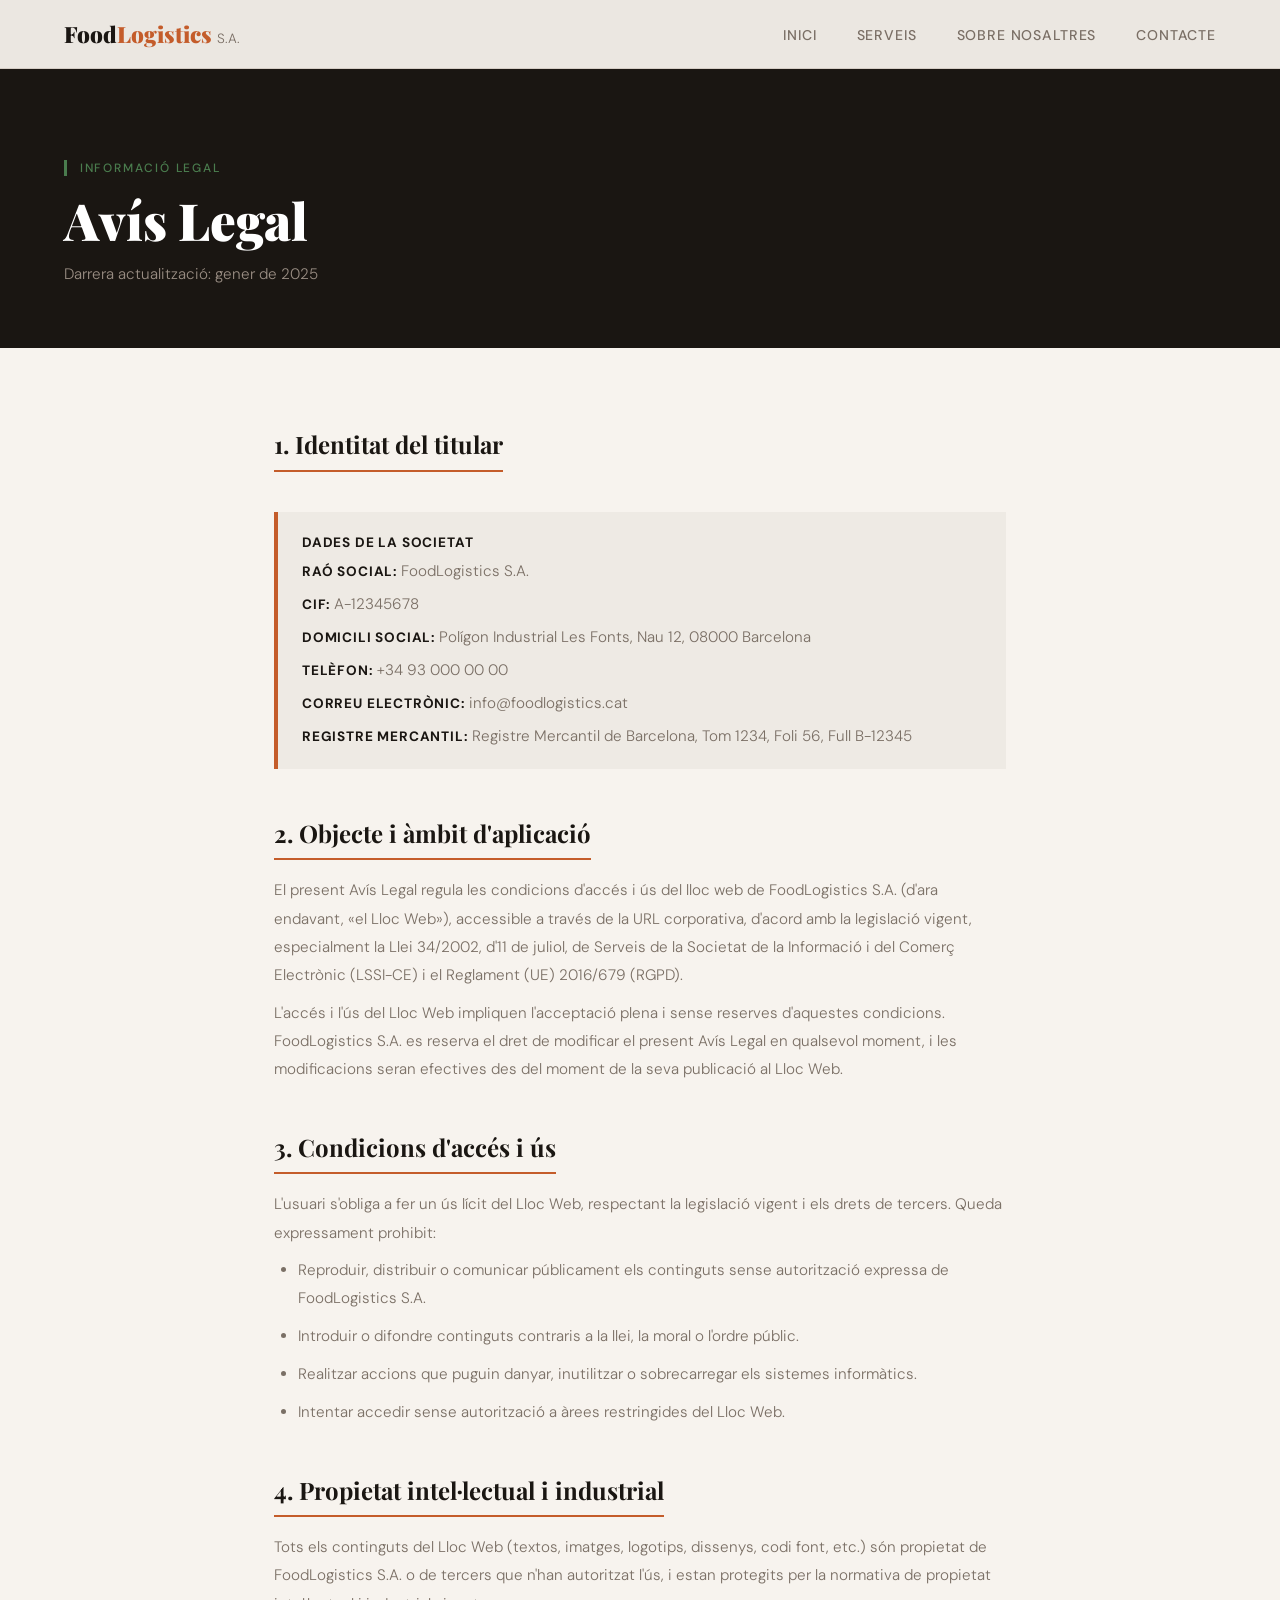
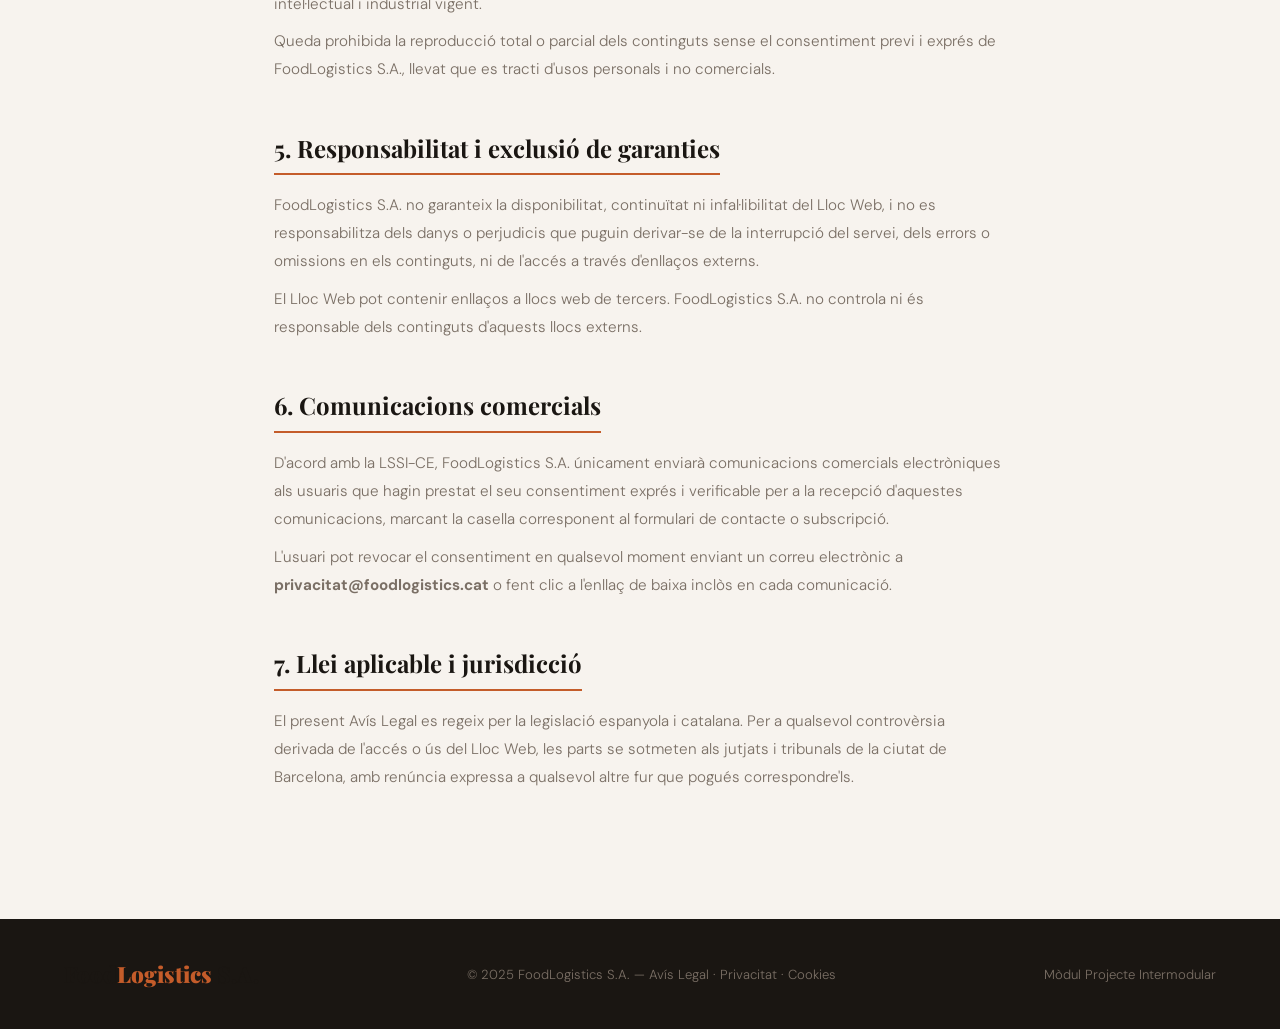
<file: docs/avis-legal.html>
<!DOCTYPE html>
<html lang="ca">
<head>
  <meta charset="UTF-8" />
  <meta name="viewport" content="width=device-width, initial-scale=1.0"/>
  <title>Avís Legal — FoodLogistics S.A.</title>
  <link rel="preconnect" href="https://fonts.googleapis.com">
  <link href="https://fonts.googleapis.com/css2?family=Playfair+Display:wght@400;700;900&family=DM+Sans:wght@300;400;500&display=swap" rel="stylesheet">
  <style>
    :root {
      --bg: #F7F3EE; --dark: #1A1612; --accent: #C45C2A; --accent2: #4A7C4E;
      --muted: #7A6F65; --card: #EEEAE4; --border: #D4CCC4; --white: #FFFFFF;
    }
    *, *::before, *::after { box-sizing: border-box; margin: 0; padding: 0; }
    html { scroll-behavior: smooth; }
    body { background: var(--bg); color: var(--dark); font-family: 'DM Sans', sans-serif; font-weight: 300; }
    nav {
      position: fixed; top: 0; left: 0; right: 0; z-index: 100;
      display: flex; align-items: center; justify-content: space-between;
      padding: 1.2rem 5%;
      background: rgba(247,243,238,0.95); backdrop-filter: blur(10px);
      border-bottom: 1px solid var(--border);
    }
    .logo { font-family: 'Playfair Display', serif; font-weight: 900; font-size: 1.4rem; color: var(--dark); text-decoration: none; }
    .logo span { color: var(--accent); }
    nav ul { list-style: none; display: flex; gap: 2.5rem; }
    nav ul a { text-decoration: none; font-size: 0.88rem; font-weight: 500; letter-spacing: 0.06em; text-transform: uppercase; color: var(--muted); transition: color 0.2s; }
    nav ul a:hover { color: var(--accent); }
    .page-hero {
      padding: 10rem 5% 4rem;
      background: var(--dark);
    }
    .page-hero .tag { font-size: 0.75rem; letter-spacing: 0.15em; text-transform: uppercase; color: var(--accent2); font-weight: 500; border-left: 3px solid var(--accent2); padding-left: 0.8rem; margin-bottom: 1rem; display: block; }
    .page-hero h1 { font-family: 'Playfair Display', serif; font-size: clamp(2.5rem, 4vw, 4rem); font-weight: 900; color: var(--white); line-height: 1.1; }
    .page-hero p { color: #9A8E84; margin-top: 1rem; font-size: 0.95rem; }
    .content-wrap { max-width: 860px; margin: 0 auto; padding: 5rem 5%; }
    .legal-section { margin-bottom: 3rem; }
    .legal-section h2 { font-family: 'Playfair Display', serif; font-size: 1.5rem; font-weight: 700; color: var(--dark); margin-bottom: 1rem; padding-bottom: 0.6rem; border-bottom: 2px solid var(--accent); display: inline-block; }
    .legal-section h3 { font-size: 1rem; font-weight: 500; color: var(--dark); margin: 1.2rem 0 0.4rem; }
    .legal-section p, .legal-section li { font-size: 0.95rem; line-height: 1.85; color: var(--muted); margin-bottom: 0.6rem; }
    .legal-section ul { padding-left: 1.5rem; margin-bottom: 0.8rem; }
    .info-box { background: var(--card); border-left: 4px solid var(--accent); padding: 1.2rem 1.5rem; margin: 1.5rem 0; }
    .info-box strong { color: var(--dark); font-size: 0.85rem; letter-spacing: 0.06em; text-transform: uppercase; }
    .info-box p { margin: 0.3rem 0 0; }
    footer { background: var(--dark); color: #7A6F65; padding: 2.5rem 5%; display: flex; align-items: center; justify-content: space-between; font-size: 0.82rem; }
    footer a { color: #7A6F65; text-decoration: none; }
    footer a:hover { color: var(--accent); }
    @media(max-width:600px){ nav ul { display: none; } }
  </style>
</head>
<body>
<nav>
  <a href="foodlogistics.html" class="logo">Food<span>Logistics</span> <small style="font-size:0.6em;font-weight:300;font-family:'DM Sans',sans-serif;color:var(--muted);">S.A.</small></a>
  <ul>
    <li><a href="foodlogistics.html#inici">Inici</a></li>
    <li><a href="foodlogistics.html#serveis">Serveis</a></li>
    <li><a href="foodlogistics.html#sobre">Sobre nosaltres</a></li>
    <li><a href="foodlogistics.html#contacte">Contacte</a></li>
  </ul>
</nav>

<div class="page-hero">
  <span class="tag">Informació legal</span>
  <h1>Avís Legal</h1>
  <p>Darrera actualització: gener de 2025</p>
</div>

<div class="content-wrap">

  <div class="legal-section">
    <h2>1. Identitat del titular</h2>
    <div class="info-box">
      <strong>Dades de la societat</strong>
      <p><strong>Raó social:</strong> FoodLogistics S.A.</p>
      <p><strong>CIF:</strong> A-12345678</p>
      <p><strong>Domicili social:</strong> Polígon Industrial Les Fonts, Nau 12, 08000 Barcelona</p>
      <p><strong>Telèfon:</strong> +34 93 000 00 00</p>
      <p><strong>Correu electrònic:</strong> info@foodlogistics.cat</p>
      <p><strong>Registre Mercantil:</strong> Registre Mercantil de Barcelona, Tom 1234, Foli 56, Full B-12345</p>
    </div>
  </div>

  <div class="legal-section">
    <h2>2. Objecte i àmbit d'aplicació</h2>
    <p>El present Avís Legal regula les condicions d'accés i ús del lloc web de FoodLogistics S.A. (d'ara endavant, «el Lloc Web»), accessible a través de la URL corporativa, d'acord amb la legislació vigent, especialment la Llei 34/2002, d'11 de juliol, de Serveis de la Societat de la Informació i del Comerç Electrònic (LSSI-CE) i el Reglament (UE) 2016/679 (RGPD).</p>
    <p>L'accés i l'ús del Lloc Web impliquen l'acceptació plena i sense reserves d'aquestes condicions. FoodLogistics S.A. es reserva el dret de modificar el present Avís Legal en qualsevol moment, i les modificacions seran efectives des del moment de la seva publicació al Lloc Web.</p>
  </div>

  <div class="legal-section">
    <h2>3. Condicions d'accés i ús</h2>
    <p>L'usuari s'obliga a fer un ús lícit del Lloc Web, respectant la legislació vigent i els drets de tercers. Queda expressament prohibit:</p>
    <ul>
      <li>Reproduir, distribuir o comunicar públicament els continguts sense autorització expressa de FoodLogistics S.A.</li>
      <li>Introduir o difondre continguts contraris a la llei, la moral o l'ordre públic.</li>
      <li>Realitzar accions que puguin danyar, inutilitzar o sobrecarregar els sistemes informàtics.</li>
      <li>Intentar accedir sense autorització a àrees restringides del Lloc Web.</li>
    </ul>
  </div>

  <div class="legal-section">
    <h2>4. Propietat intel·lectual i industrial</h2>
    <p>Tots els continguts del Lloc Web (textos, imatges, logotips, dissenys, codi font, etc.) són propietat de FoodLogistics S.A. o de tercers que n'han autoritzat l'ús, i estan protegits per la normativa de propietat intel·lectual i industrial vigent.</p>
    <p>Queda prohibida la reproducció total o parcial dels continguts sense el consentiment previ i exprés de FoodLogistics S.A., llevat que es tracti d'usos personals i no comercials.</p>
  </div>

  <div class="legal-section">
    <h2>5. Responsabilitat i exclusió de garanties</h2>
    <p>FoodLogistics S.A. no garanteix la disponibilitat, continuïtat ni infal·libilitat del Lloc Web, i no es responsabilitza dels danys o perjudicis que puguin derivar-se de la interrupció del servei, dels errors o omissions en els continguts, ni de l'accés a través d'enllaços externs.</p>
    <p>El Lloc Web pot contenir enllaços a llocs web de tercers. FoodLogistics S.A. no controla ni és responsable dels continguts d'aquests llocs externs.</p>
  </div>

  <div class="legal-section">
    <h2>6. Comunicacions comercials</h2>
    <p>D'acord amb la LSSI-CE, FoodLogistics S.A. únicament enviarà comunicacions comercials electròniques als usuaris que hagin prestat el seu consentiment exprés i verificable per a la recepció d'aquestes comunicacions, marcant la casella corresponent al formulari de contacte o subscripció.</p>
    <p>L'usuari pot revocar el consentiment en qualsevol moment enviant un correu electrònic a <strong>privacitat@foodlogistics.cat</strong> o fent clic a l'enllaç de baixa inclòs en cada comunicació.</p>
  </div>

  <div class="legal-section">
    <h2>7. Llei aplicable i jurisdicció</h2>
    <p>El present Avís Legal es regeix per la legislació espanyola i catalana. Per a qualsevol controvèrsia derivada de l'accés o ús del Lloc Web, les parts se sotmeten als jutjats i tribunals de la ciutat de Barcelona, amb renúncia expressa a qualsevol altre fur que pogués correspondre'ls.</p>
  </div>

</div>

<footer>
  <a href="foodlogistics.html" class="logo">Food<span style="color:var(--accent)">Logistics</span> S.A.</a>
  <span>© 2025 FoodLogistics S.A. — <a href="avis-legal.html">Avís Legal</a> · <a href="politica-privacitat.html">Privacitat</a> · <a href="politica-cookies.html">Cookies</a></span>
  <span>Mòdul Projecte Intermodular</span>
</footer>

<!-- Default Statcounter code for Web Corporativa de FoodLogistics
https://polabenza.github.io/web_corporativa_pac/ -->
<script type="text/javascript">
var sc_project=13222533; 
var sc_invisible=1; 
var sc_security="983d4f93"; 
</script>
<script type="text/javascript"
src="https://www.statcounter.com/counter/counter.js" async></script>
<noscript><div class="statcounter"><a title="Web Analytics"
href="https://statcounter.com/" target="_blank"><img class="statcounter"
src="https://c.statcounter.com/13222533/0/983d4f93/1/" alt="Web Analytics"
referrerPolicy="no-referrer-when-downgrade"></a></div></noscript>
<!-- End of Statcounter Code -->
</body>
</html>
</file>
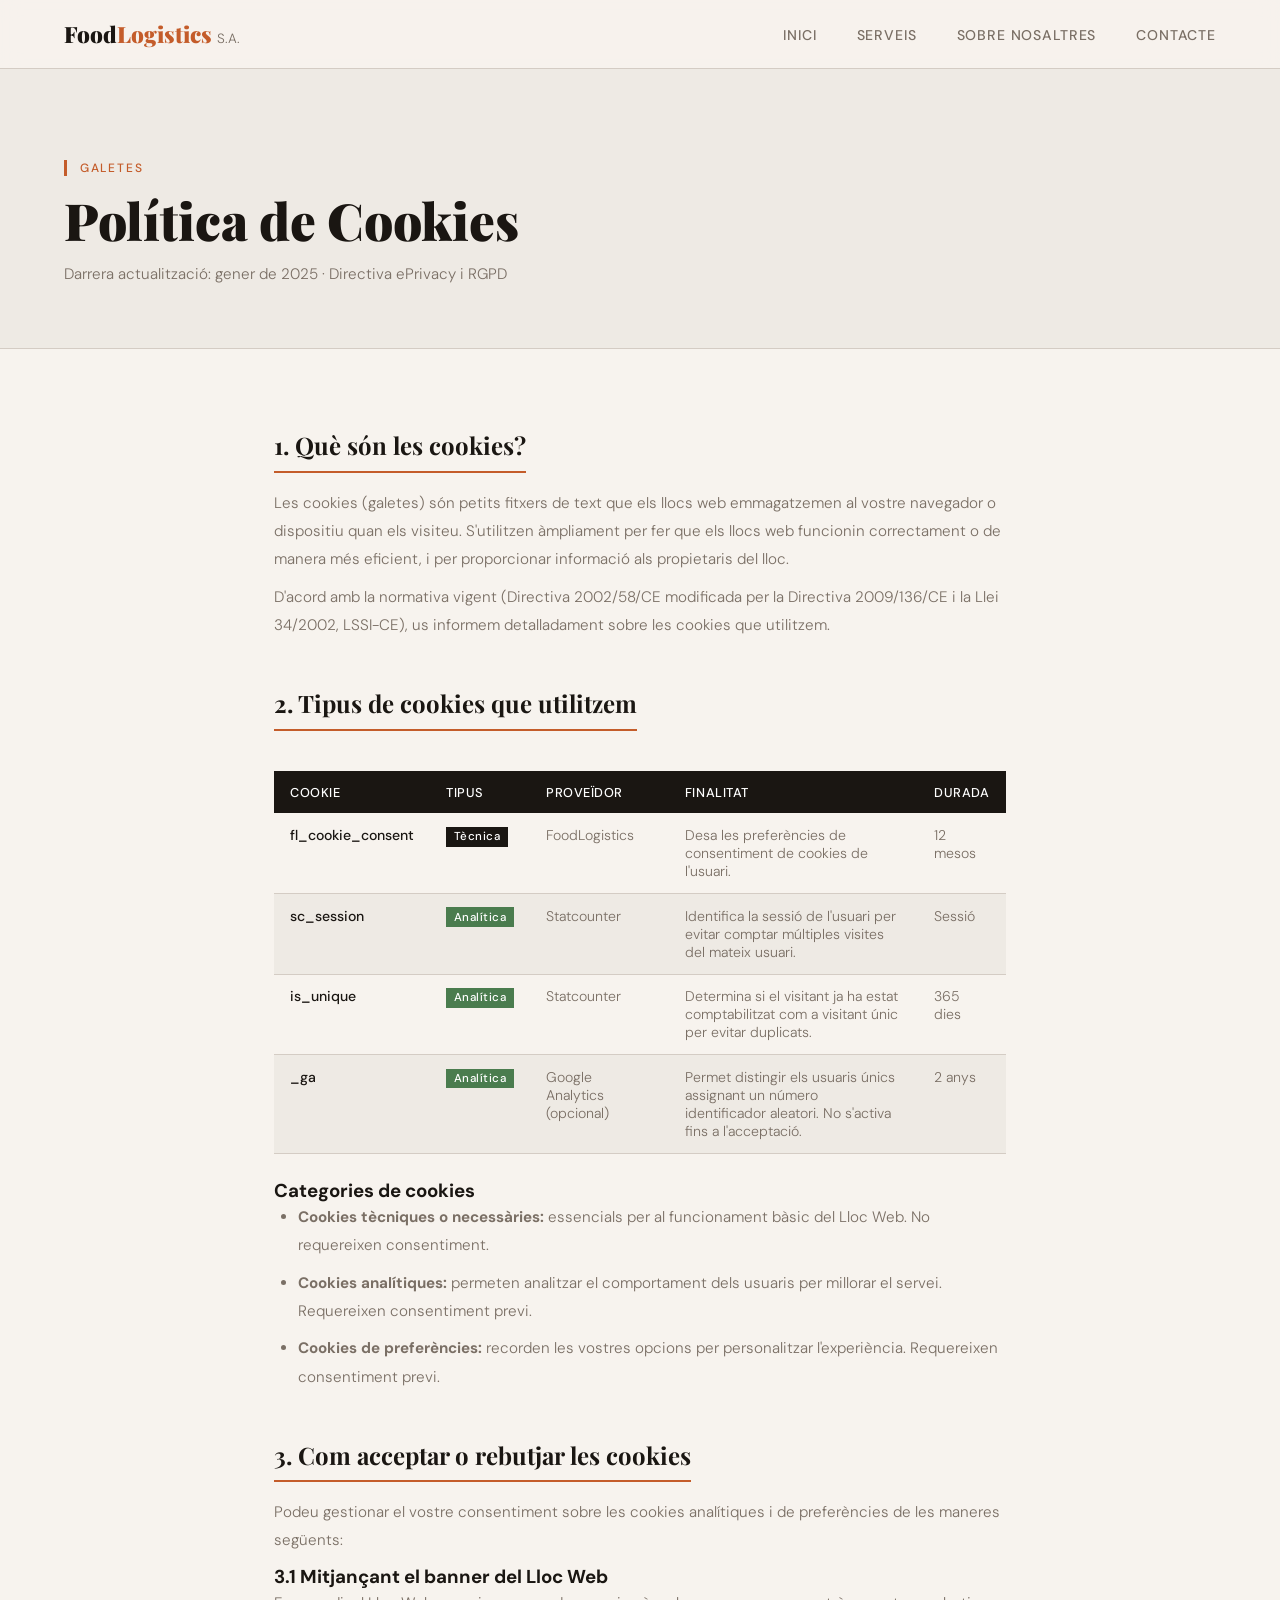
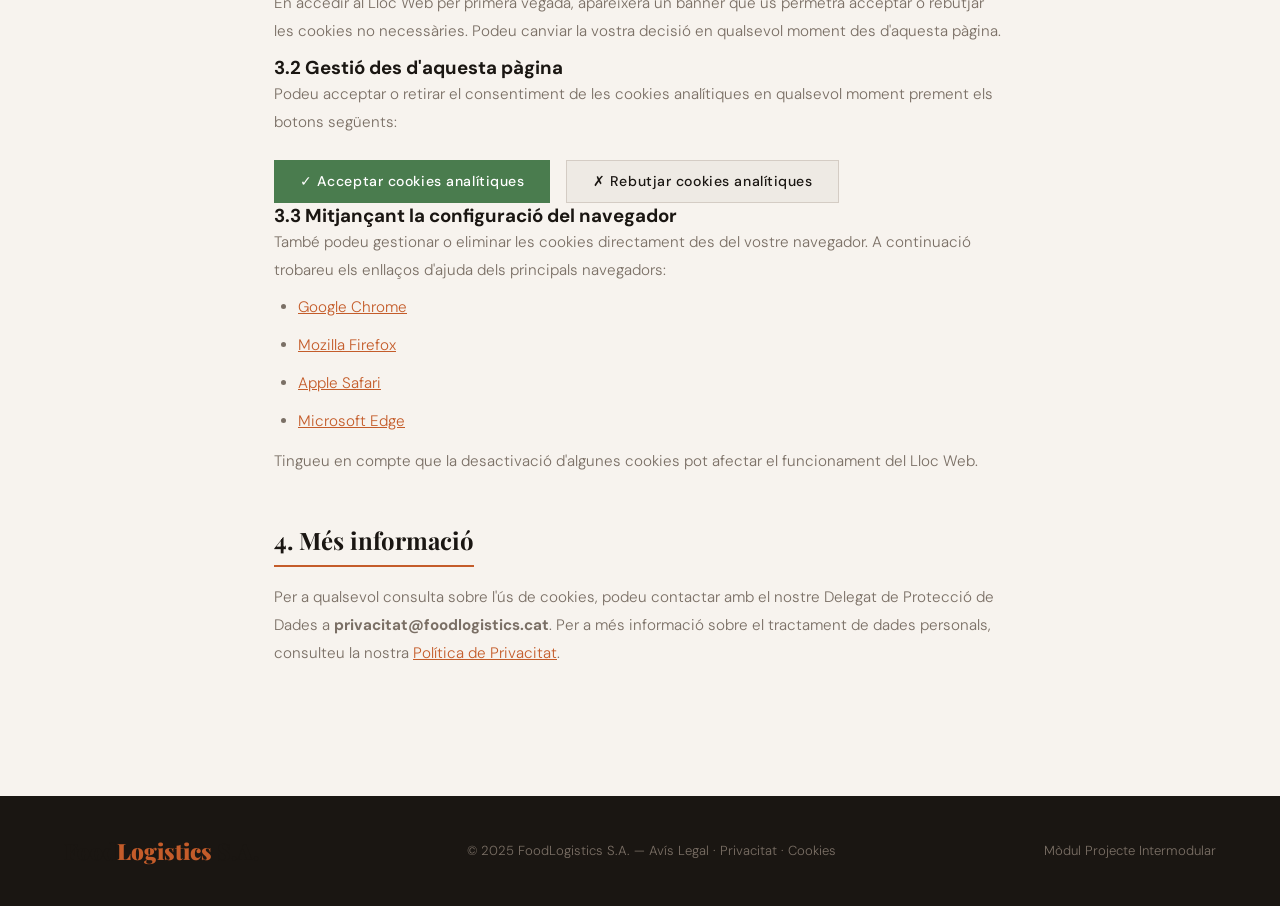
<file: docs/politica-cookies.html>
<!DOCTYPE html>
<html lang="ca">
<head>
  <meta charset="UTF-8" />
  <meta name="viewport" content="width=device-width, initial-scale=1.0"/>
  <title>Política de Cookies — FoodLogistics S.A.</title>
  <link rel="preconnect" href="https://fonts.googleapis.com">
  <link href="https://fonts.googleapis.com/css2?family=Playfair+Display:wght@400;700;900&family=DM+Sans:wght@300;400;500&display=swap" rel="stylesheet">
  <style>
    :root {
      --bg: #F7F3EE; --dark: #1A1612; --accent: #C45C2A; --accent2: #4A7C4E;
      --muted: #7A6F65; --card: #EEEAE4; --border: #D4CCC4; --white: #FFFFFF;
    }
    *, *::before, *::after { box-sizing: border-box; margin: 0; padding: 0; }
    html { scroll-behavior: smooth; }
    body { background: var(--bg); color: var(--dark); font-family: 'DM Sans', sans-serif; font-weight: 300; }
    nav {
      position: fixed; top: 0; left: 0; right: 0; z-index: 100;
      display: flex; align-items: center; justify-content: space-between;
      padding: 1.2rem 5%;
      background: rgba(247,243,238,0.95); backdrop-filter: blur(10px);
      border-bottom: 1px solid var(--border);
    }
    .logo { font-family: 'Playfair Display', serif; font-weight: 900; font-size: 1.4rem; color: var(--dark); text-decoration: none; }
    .logo span { color: var(--accent); }
    nav ul { list-style: none; display: flex; gap: 2.5rem; }
    nav ul a { text-decoration: none; font-size: 0.88rem; font-weight: 500; letter-spacing: 0.06em; text-transform: uppercase; color: var(--muted); transition: color 0.2s; }
    nav ul a:hover { color: var(--accent); }
    .page-hero { padding: 10rem 5% 4rem; background: var(--card); border-bottom: 1px solid var(--border); }
    .page-hero .tag { font-size: 0.75rem; letter-spacing: 0.15em; text-transform: uppercase; color: var(--accent); font-weight: 500; border-left: 3px solid var(--accent); padding-left: 0.8rem; margin-bottom: 1rem; display: block; }
    .page-hero h1 { font-family: 'Playfair Display', serif; font-size: clamp(2.5rem, 4vw, 4rem); font-weight: 900; color: var(--dark); line-height: 1.1; }
    .page-hero p { color: var(--muted); margin-top: 1rem; font-size: 0.95rem; }
    .content-wrap { max-width: 860px; margin: 0 auto; padding: 5rem 5%; }
    .legal-section { margin-bottom: 3rem; }
    .legal-section h2 { font-family: 'Playfair Display', serif; font-size: 1.5rem; font-weight: 700; color: var(--dark); margin-bottom: 1rem; padding-bottom: 0.6rem; border-bottom: 2px solid var(--accent); display: inline-block; }
    .legal-section p, .legal-section li { font-size: 0.95rem; line-height: 1.85; color: var(--muted); margin-bottom: 0.6rem; }
    .legal-section ul { padding-left: 1.5rem; margin-bottom: 0.8rem; }
    .cookie-table { width: 100%; border-collapse: collapse; margin: 1.5rem 0; font-size: 0.88rem; }
    .cookie-table th { background: var(--dark); color: var(--white); padding: 0.8rem 1rem; text-align: left; font-weight: 500; letter-spacing: 0.04em; font-size: 0.8rem; text-transform: uppercase; }
    .cookie-table td { padding: 0.8rem 1rem; border-bottom: 1px solid var(--border); color: var(--muted); vertical-align: top; }
    .cookie-table tr:nth-child(even) td { background: var(--card); }
    .cookie-table td:first-child { font-weight: 500; color: var(--dark); white-space: nowrap; }
    .badge { display: inline-block; font-size: 0.72rem; padding: 0.15rem 0.5rem; font-weight: 500; letter-spacing: 0.04em; }
    .badge-tec { background: var(--dark); color: var(--white); }
    .badge-ana { background: var(--accent2); color: var(--white); }
    .badge-pre { background: var(--accent); color: var(--white); }
    .btn-cookie { display: inline-block; padding: 0.7rem 1.6rem; font-size: 0.88rem; font-weight: 500; letter-spacing: 0.04em; cursor: pointer; border: none; transition: background 0.2s, transform 0.15s; font-family: 'DM Sans', sans-serif; }
    .btn-accept { background: var(--accent2); color: var(--white); }
    .btn-accept:hover { background: #3A6A3E; transform: translateY(-1px); }
    .btn-reject { background: var(--card); color: var(--dark); border: 1px solid var(--border); }
    .btn-reject:hover { background: var(--border); }
    .cookie-actions { display: flex; gap: 1rem; flex-wrap: wrap; margin-top: 1.5rem; }
    .cookie-msg { display: none; background: var(--accent2); color: var(--white); padding: 0.8rem 1.2rem; margin-top: 1rem; font-size: 0.88rem; }
    footer { background: var(--dark); color: #7A6F65; padding: 2.5rem 5%; display: flex; align-items: center; justify-content: space-between; font-size: 0.82rem; }
    footer a { color: #7A6F65; text-decoration: none; }
    footer a:hover { color: var(--accent); }
    @media(max-width:700px){ .cookie-table { font-size: 0.8rem; } nav ul { display: none; } }
  </style>
</head>
<body>
<nav>
  <a href="foodlogistics.html" class="logo">Food<span>Logistics</span> <small style="font-size:0.6em;font-weight:300;font-family:'DM Sans',sans-serif;color:var(--muted);">S.A.</small></a>
  <ul>
    <li><a href="foodlogistics.html#inici">Inici</a></li>
    <li><a href="foodlogistics.html#serveis">Serveis</a></li>
    <li><a href="foodlogistics.html#sobre">Sobre nosaltres</a></li>
    <li><a href="foodlogistics.html#contacte">Contacte</a></li>
  </ul>
</nav>

<div class="page-hero">
  <span class="tag">Galetes</span>
  <h1>Política de Cookies</h1>
  <p>Darrera actualització: gener de 2025 · Directiva ePrivacy i RGPD</p>
</div>

<div class="content-wrap">

  <div class="legal-section">
    <h2>1. Què són les cookies?</h2>
    <p>Les cookies (galetes) són petits fitxers de text que els llocs web emmagatzemen al vostre navegador o dispositiu quan els visiteu. S'utilitzen àmpliament per fer que els llocs web funcionin correctament o de manera més eficient, i per proporcionar informació als propietaris del lloc.</p>
    <p>D'acord amb la normativa vigent (Directiva 2002/58/CE modificada per la Directiva 2009/136/CE i la Llei 34/2002, LSSI-CE), us informem detalladament sobre les cookies que utilitzem.</p>
  </div>

  <div class="legal-section">
    <h2>2. Tipus de cookies que utilitzem</h2>
    <table class="cookie-table">
      <thead>
        <tr>
          <th>Cookie</th>
          <th>Tipus</th>
          <th>Proveïdor</th>
          <th>Finalitat</th>
          <th>Durada</th>
        </tr>
      </thead>
      <tbody>
        <tr>
          <td>fl_cookie_consent</td>
          <td><span class="badge badge-tec">Tècnica</span></td>
          <td>FoodLogistics</td>
          <td>Desa les preferències de consentiment de cookies de l'usuari.</td>
          <td>12 mesos</td>
        </tr>
        <tr>
          <td>sc_session</td>
          <td><span class="badge badge-ana">Analítica</span></td>
          <td>Statcounter</td>
          <td>Identifica la sessió de l'usuari per evitar comptar múltiples visites del mateix usuari.</td>
          <td>Sessió</td>
        </tr>
        <tr>
          <td>is_unique</td>
          <td><span class="badge badge-ana">Analítica</span></td>
          <td>Statcounter</td>
          <td>Determina si el visitant ja ha estat comptabilitzat com a visitant únic per evitar duplicats.</td>
          <td>365 dies</td>
        </tr>
        <tr>
          <td>_ga</td>
          <td><span class="badge badge-ana">Analítica</span></td>
          <td>Google Analytics (opcional)</td>
          <td>Permet distingir els usuaris únics assignant un número identificador aleatori. No s'activa fins a l'acceptació.</td>
          <td>2 anys</td>
        </tr>
      </tbody>
    </table>

    <h3>Categories de cookies</h3>
    <ul>
      <li><strong>Cookies tècniques o necessàries:</strong> essencials per al funcionament bàsic del Lloc Web. No requereixen consentiment.</li>
      <li><strong>Cookies analítiques:</strong> permeten analitzar el comportament dels usuaris per millorar el servei. Requereixen consentiment previ.</li>
      <li><strong>Cookies de preferències:</strong> recorden les vostres opcions per personalitzar l'experiència. Requereixen consentiment previ.</li>
    </ul>
  </div>

  <div class="legal-section">
    <h2>3. Com acceptar o rebutjar les cookies</h2>
    <p>Podeu gestionar el vostre consentiment sobre les cookies analítiques i de preferències de les maneres següents:</p>

    <h3>3.1 Mitjançant el banner del Lloc Web</h3>
    <p>En accedir al Lloc Web per primera vegada, apareixerà un banner que us permetrà acceptar o rebutjar les cookies no necessàries. Podeu canviar la vostra decisió en qualsevol moment des d'aquesta pàgina.</p>

    <h3>3.2 Gestió des d'aquesta pàgina</h3>
    <p>Podeu acceptar o retirar el consentiment de les cookies analítiques en qualsevol moment prement els botons següents:</p>
    <div class="cookie-actions">
      <button class="btn-cookie btn-accept" onclick="acceptCookies()">✓ Acceptar cookies analítiques</button>
      <button class="btn-cookie btn-reject" onclick="rejectCookies()">✗ Rebutjar cookies analítiques</button>
    </div>
    <div class="cookie-msg" id="cookieMsg"></div>

    <h3>3.3 Mitjançant la configuració del navegador</h3>
    <p>També podeu gestionar o eliminar les cookies directament des del vostre navegador. A continuació trobareu els enllaços d'ajuda dels principals navegadors:</p>
    <ul>
      <li><a href="https://support.google.com/chrome/answer/95647" target="_blank" style="color:var(--accent);">Google Chrome</a></li>
      <li><a href="https://support.mozilla.org/ca/kb/galetes-informacio-que-els-llocs-web-guarden-en" target="_blank" style="color:var(--accent);">Mozilla Firefox</a></li>
      <li><a href="https://support.apple.com/ca-es/guide/safari/sfri11471/mac" target="_blank" style="color:var(--accent);">Apple Safari</a></li>
      <li><a href="https://support.microsoft.com/ca-es/microsoft-edge/eliminar-les-galetes-al-microsoft-edge-63947406-40ac-c3b8-57b9-2a946a29ae09" target="_blank" style="color:var(--accent);">Microsoft Edge</a></li>
    </ul>
    <p>Tingueu en compte que la desactivació d'algunes cookies pot afectar el funcionament del Lloc Web.</p>
  </div>

  <div class="legal-section">
    <h2>4. Més informació</h2>
    <p>Per a qualsevol consulta sobre l'ús de cookies, podeu contactar amb el nostre Delegat de Protecció de Dades a <strong>privacitat@foodlogistics.cat</strong>. Per a més informació sobre el tractament de dades personals, consulteu la nostra <a href="politica-privacitat.html" style="color:var(--accent);">Política de Privacitat</a>.</p>
  </div>

</div>

<footer>
  <a href="foodlogistics.html" class="logo">Food<span style="color:var(--accent)">Logistics</span> S.A.</a>
  <span>© 2025 FoodLogistics S.A. — <a href="avis-legal.html">Avís Legal</a> · <a href="politica-privacitat.html">Privacitat</a> · <a href="politica-cookies.html">Cookies</a></span>
  <span>Mòdul Projecte Intermodular</span>
</footer>

<script>
  function acceptCookies() {
    localStorage.setItem('fl_cookie_consent', 'accepted');
    const msg = document.getElementById('cookieMsg');
    msg.textContent = '✓ Preferències desades. Heu acceptat les cookies analítiques.';
    msg.style.display = 'block';
    setTimeout(() => msg.style.display = 'none', 4000);
  }
  function rejectCookies() {
    localStorage.setItem('fl_cookie_consent', 'rejected');
    const msg = document.getElementById('cookieMsg');
    msg.style.background = 'var(--muted)';
    msg.textContent = '✗ Preferències desades. Heu rebutjat les cookies analítiques.';
    msg.style.display = 'block';
    setTimeout(() => msg.style.display = 'none', 4000);
  }
</script>

<!-- Default Statcounter code for Web Corporativa de FoodLogistics
https://polabenza.github.io/web_corporativa_pac/ -->
<script type="text/javascript">
var sc_project=13222533; 
var sc_invisible=1; 
var sc_security="983d4f93"; 
</script>
<script type="text/javascript"
src="https://www.statcounter.com/counter/counter.js" async></script>
<noscript><div class="statcounter"><a title="Web Analytics"
href="https://statcounter.com/" target="_blank"><img class="statcounter"
src="https://c.statcounter.com/13222533/0/983d4f93/1/" alt="Web Analytics"
referrerPolicy="no-referrer-when-downgrade"></a></div></noscript>
<!-- End of Statcounter Code -->
</body>
</html>
</file>
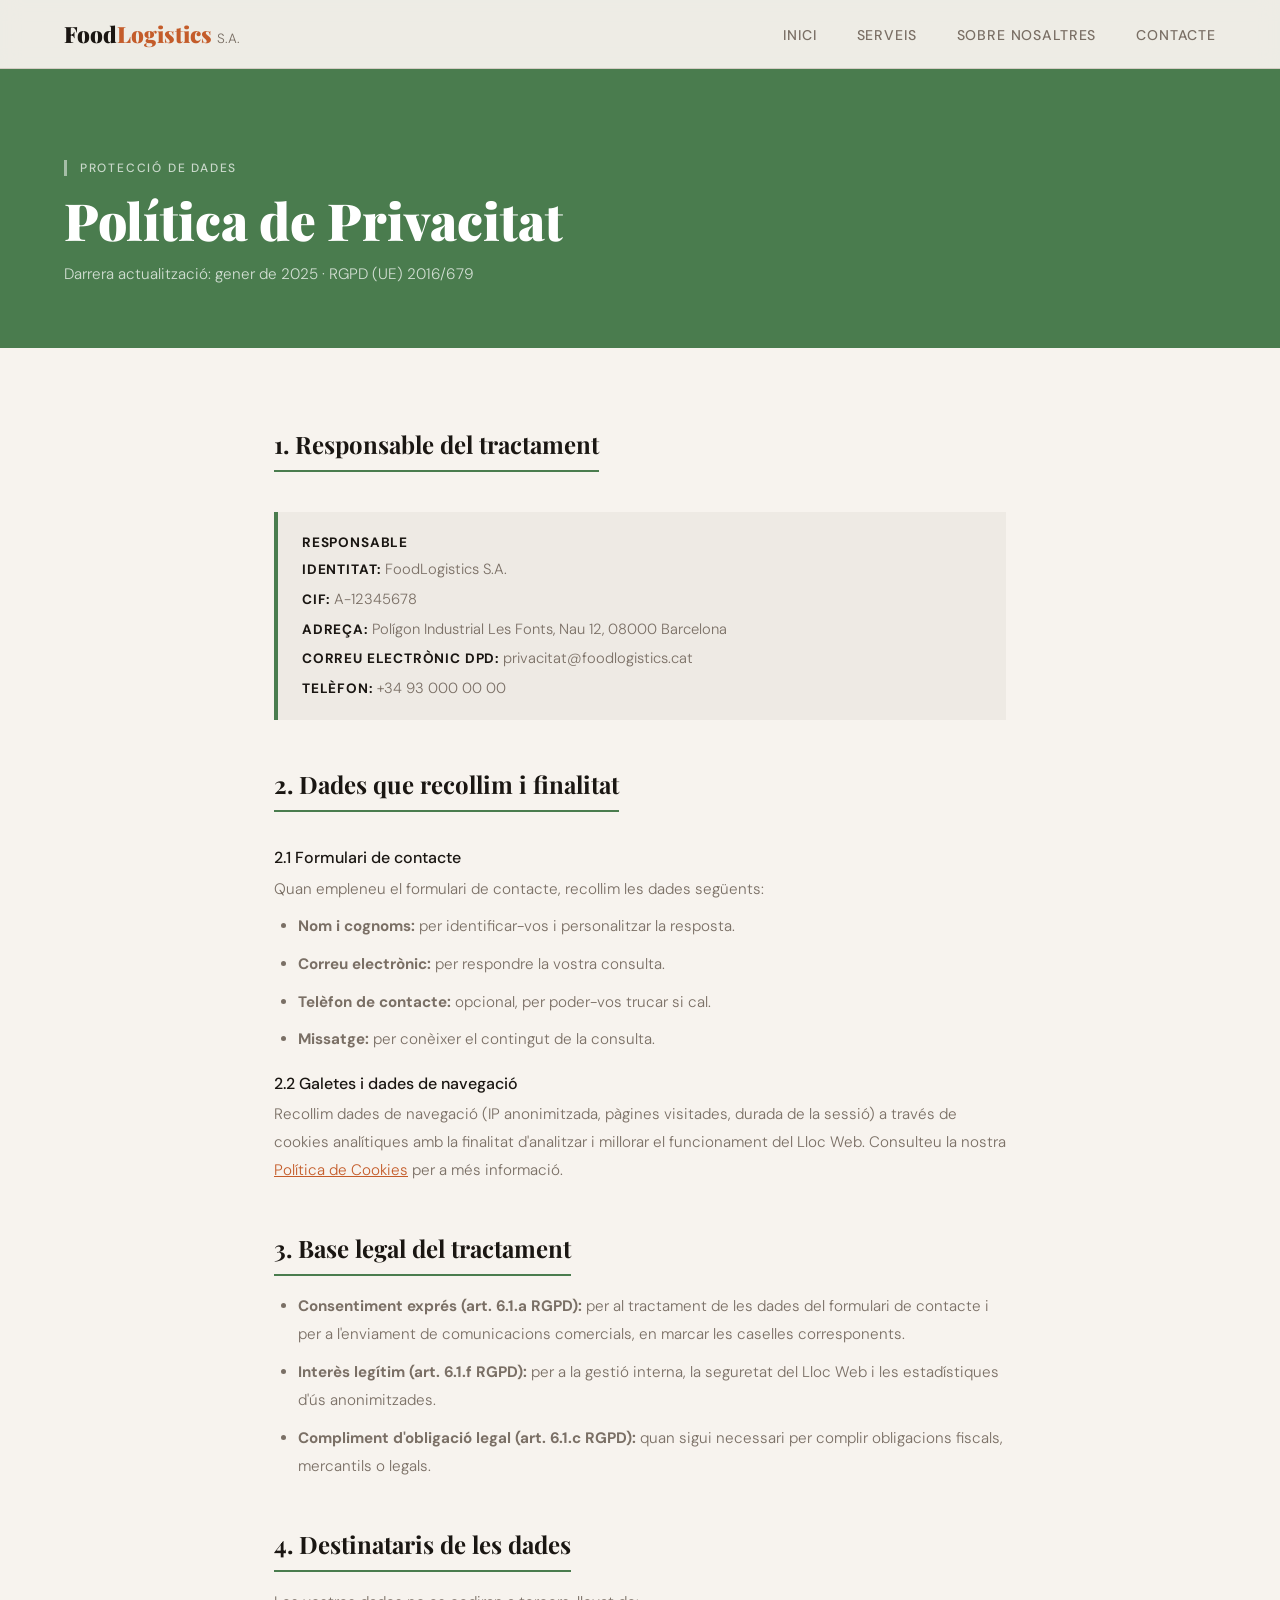
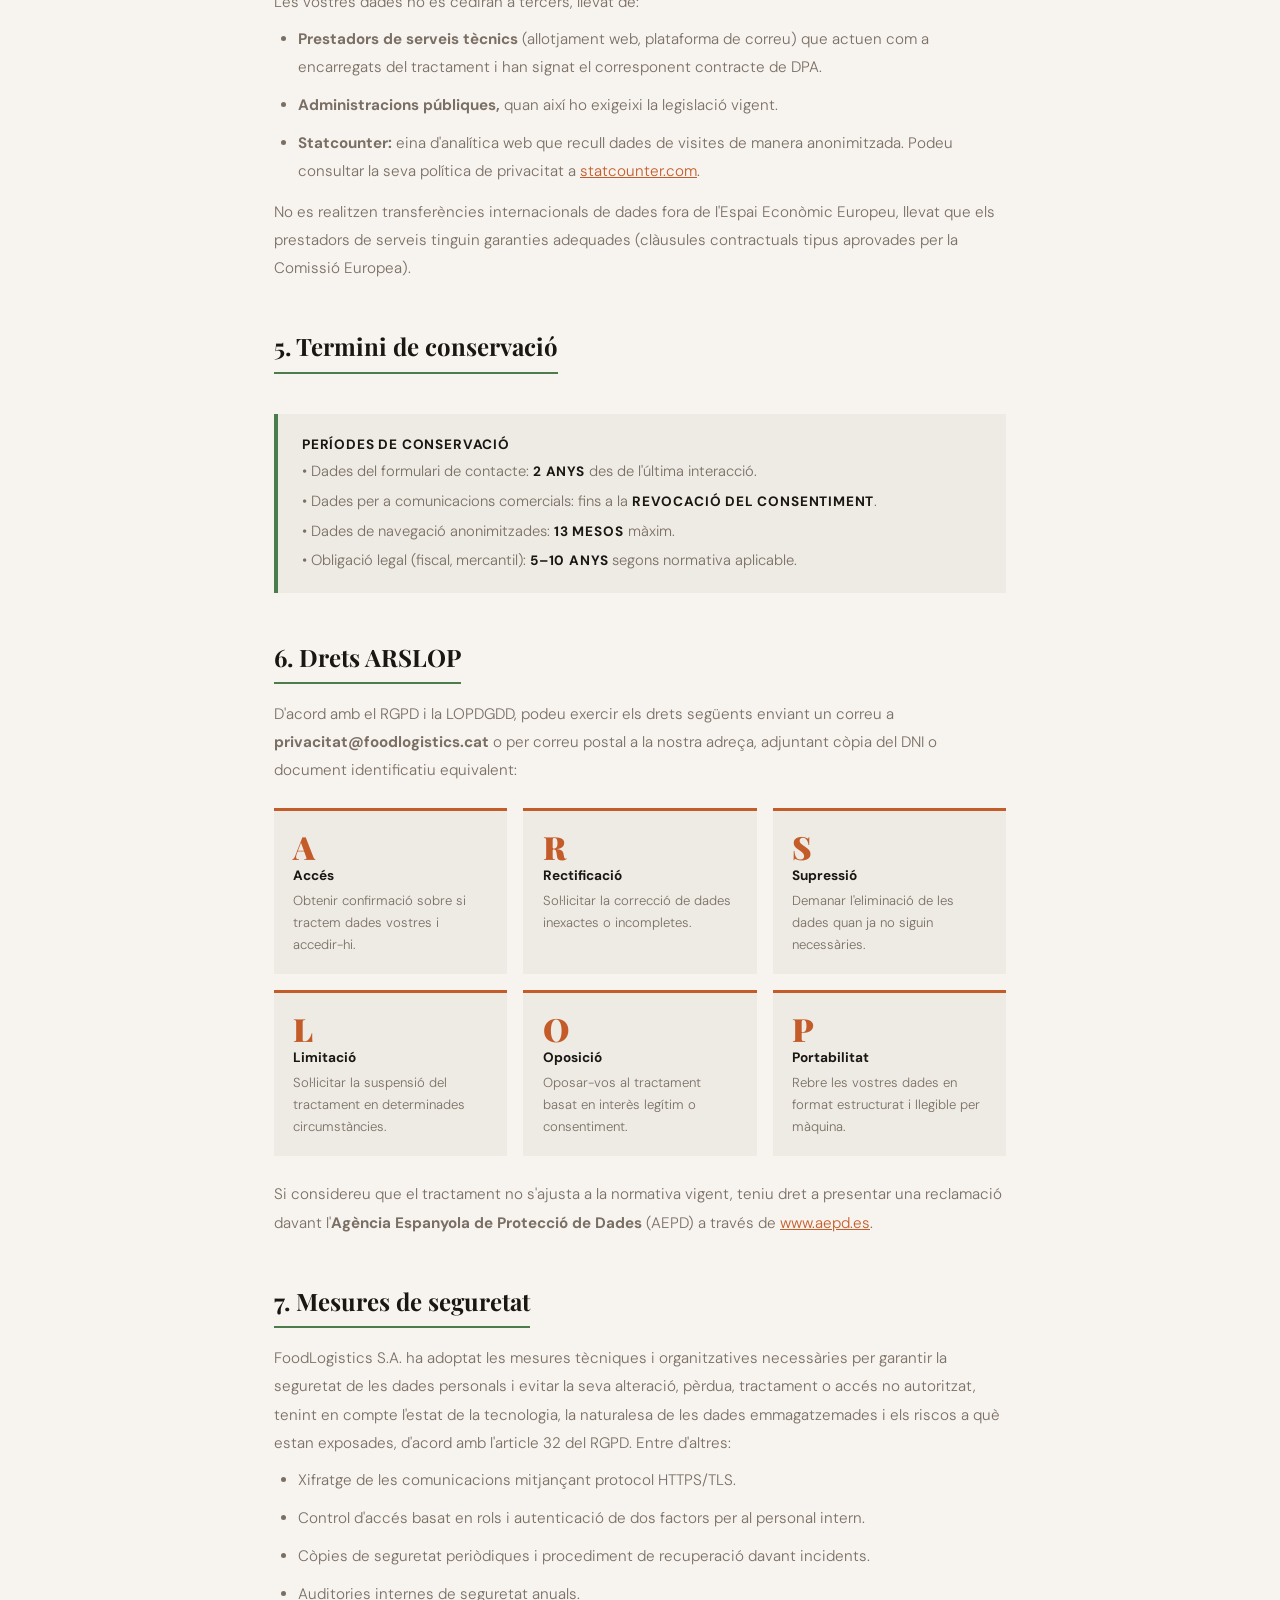
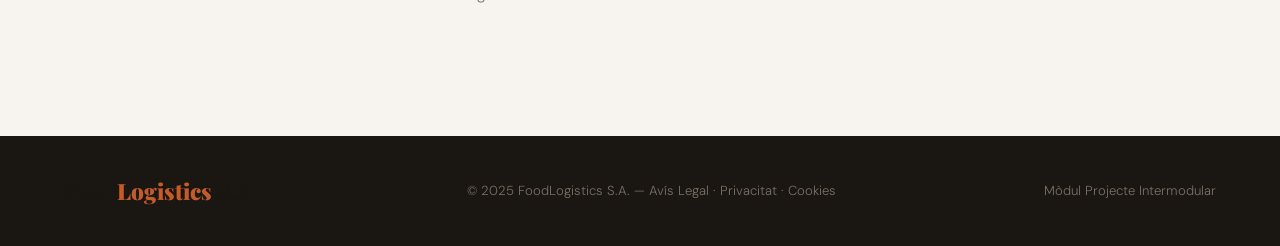
<file: docs/politica-privacitat.html>
<!DOCTYPE html>
<html lang="ca">
<head>
  <meta charset="UTF-8" />
  <meta name="viewport" content="width=device-width, initial-scale=1.0"/>
  <title>Política de Privacitat — FoodLogistics S.A.</title>
  <link rel="preconnect" href="https://fonts.googleapis.com">
  <link href="https://fonts.googleapis.com/css2?family=Playfair+Display:wght@400;700;900&family=DM+Sans:wght@300;400;500&display=swap" rel="stylesheet">
  <style>
    :root {
      --bg: #F7F3EE; --dark: #1A1612; --accent: #C45C2A; --accent2: #4A7C4E;
      --muted: #7A6F65; --card: #EEEAE4; --border: #D4CCC4; --white: #FFFFFF;
    }
    *, *::before, *::after { box-sizing: border-box; margin: 0; padding: 0; }
    html { scroll-behavior: smooth; }
    body { background: var(--bg); color: var(--dark); font-family: 'DM Sans', sans-serif; font-weight: 300; }
    nav {
      position: fixed; top: 0; left: 0; right: 0; z-index: 100;
      display: flex; align-items: center; justify-content: space-between;
      padding: 1.2rem 5%;
      background: rgba(247,243,238,0.95); backdrop-filter: blur(10px);
      border-bottom: 1px solid var(--border);
    }
    .logo { font-family: 'Playfair Display', serif; font-weight: 900; font-size: 1.4rem; color: var(--dark); text-decoration: none; }
    .logo span { color: var(--accent); }
    nav ul { list-style: none; display: flex; gap: 2.5rem; }
    nav ul a { text-decoration: none; font-size: 0.88rem; font-weight: 500; letter-spacing: 0.06em; text-transform: uppercase; color: var(--muted); transition: color 0.2s; }
    nav ul a:hover { color: var(--accent); }
    .page-hero { padding: 10rem 5% 4rem; background: var(--accent2); }
    .page-hero .tag { font-size: 0.75rem; letter-spacing: 0.15em; text-transform: uppercase; color: rgba(255,255,255,0.7); font-weight: 500; border-left: 3px solid rgba(255,255,255,0.5); padding-left: 0.8rem; margin-bottom: 1rem; display: block; }
    .page-hero h1 { font-family: 'Playfair Display', serif; font-size: clamp(2.5rem, 4vw, 4rem); font-weight: 900; color: var(--white); line-height: 1.1; }
    .page-hero p { color: rgba(255,255,255,0.75); margin-top: 1rem; font-size: 0.95rem; }
    .content-wrap { max-width: 860px; margin: 0 auto; padding: 5rem 5%; }
    .legal-section { margin-bottom: 3rem; }
    .legal-section h2 { font-family: 'Playfair Display', serif; font-size: 1.5rem; font-weight: 700; color: var(--dark); margin-bottom: 1rem; padding-bottom: 0.6rem; border-bottom: 2px solid var(--accent2); display: inline-block; }
    .legal-section h3 { font-size: 1rem; font-weight: 500; color: var(--dark); margin: 1.2rem 0 0.4rem; }
    .legal-section p, .legal-section li { font-size: 0.95rem; line-height: 1.85; color: var(--muted); margin-bottom: 0.6rem; }
    .legal-section ul { padding-left: 1.5rem; margin-bottom: 0.8rem; }
    .info-box { background: var(--card); border-left: 4px solid var(--accent2); padding: 1.2rem 1.5rem; margin: 1.5rem 0; }
    .info-box strong { color: var(--dark); font-size: 0.85rem; letter-spacing: 0.06em; text-transform: uppercase; }
    .info-box p { margin: 0.3rem 0 0; font-size: 0.92rem; color: var(--muted); line-height: 1.7; }
    .rights-grid { display: grid; grid-template-columns: repeat(auto-fit, minmax(230px, 1fr)); gap: 1rem; margin: 1.5rem 0; }
    .right-item { background: var(--card); padding: 1.2rem; border-top: 3px solid var(--accent); }
    .right-item .r-letter { font-family: 'Playfair Display', serif; font-size: 2rem; font-weight: 900; color: var(--accent); line-height: 1; margin-bottom: 0.3rem; }
    .right-item strong { font-size: 0.85rem; color: var(--dark); display: block; margin-bottom: 0.3rem; }
    .right-item span { font-size: 0.82rem; color: var(--muted); line-height: 1.6; }
    footer { background: var(--dark); color: #7A6F65; padding: 2.5rem 5%; display: flex; align-items: center; justify-content: space-between; font-size: 0.82rem; }
    footer a { color: #7A6F65; text-decoration: none; }
    footer a:hover { color: var(--accent); }
    @media(max-width:600px){ nav ul { display: none; } .rights-grid { grid-template-columns: 1fr 1fr; } }
  </style>
</head>
<body>
<nav>
  <a href="foodlogistics.html" class="logo">Food<span>Logistics</span> <small style="font-size:0.6em;font-weight:300;font-family:'DM Sans',sans-serif;color:var(--muted);">S.A.</small></a>
  <ul>
    <li><a href="foodlogistics.html#inici">Inici</a></li>
    <li><a href="foodlogistics.html#serveis">Serveis</a></li>
    <li><a href="foodlogistics.html#sobre">Sobre nosaltres</a></li>
    <li><a href="foodlogistics.html#contacte">Contacte</a></li>
  </ul>
</nav>

<div class="page-hero">
  <span class="tag">Protecció de dades</span>
  <h1>Política de Privacitat</h1>
  <p>Darrera actualització: gener de 2025 · RGPD (UE) 2016/679</p>
</div>

<div class="content-wrap">

  <div class="legal-section">
    <h2>1. Responsable del tractament</h2>
    <div class="info-box">
      <strong>Responsable</strong>
      <p><strong>Identitat:</strong> FoodLogistics S.A.</p>
      <p><strong>CIF:</strong> A-12345678</p>
      <p><strong>Adreça:</strong> Polígon Industrial Les Fonts, Nau 12, 08000 Barcelona</p>
      <p><strong>Correu electrònic DPD:</strong> privacitat@foodlogistics.cat</p>
      <p><strong>Telèfon:</strong> +34 93 000 00 00</p>
    </div>
  </div>

  <div class="legal-section">
    <h2>2. Dades que recollim i finalitat</h2>
    <h3>2.1 Formulari de contacte</h3>
    <p>Quan empleneu el formulari de contacte, recollim les dades següents:</p>
    <ul>
      <li><strong>Nom i cognoms:</strong> per identificar-vos i personalitzar la resposta.</li>
      <li><strong>Correu electrònic:</strong> per respondre la vostra consulta.</li>
      <li><strong>Telèfon de contacte:</strong> opcional, per poder-vos trucar si cal.</li>
      <li><strong>Missatge:</strong> per conèixer el contingut de la consulta.</li>
    </ul>
    <h3>2.2 Galetes i dades de navegació</h3>
    <p>Recollim dades de navegació (IP anonimitzada, pàgines visitades, durada de la sessió) a través de cookies analítiques amb la finalitat d'analitzar i millorar el funcionament del Lloc Web. Consulteu la nostra <a href="politica-cookies.html" style="color:var(--accent);">Política de Cookies</a> per a més informació.</p>
  </div>

  <div class="legal-section">
    <h2>3. Base legal del tractament</h2>
    <ul>
      <li><strong>Consentiment exprés (art. 6.1.a RGPD):</strong> per al tractament de les dades del formulari de contacte i per a l'enviament de comunicacions comercials, en marcar les caselles corresponents.</li>
      <li><strong>Interès legítim (art. 6.1.f RGPD):</strong> per a la gestió interna, la seguretat del Lloc Web i les estadístiques d'ús anonimitzades.</li>
      <li><strong>Compliment d'obligació legal (art. 6.1.c RGPD):</strong> quan sigui necessari per complir obligacions fiscals, mercantils o legals.</li>
    </ul>
  </div>

  <div class="legal-section">
    <h2>4. Destinataris de les dades</h2>
    <p>Les vostres dades no es cediran a tercers, llevat de:</p>
    <ul>
      <li><strong>Prestadors de serveis tècnics</strong> (allotjament web, plataforma de correu) que actuen com a encarregats del tractament i han signat el corresponent contracte de DPA.</li>
      <li><strong>Administracions públiques,</strong> quan així ho exigeixi la legislació vigent.</li>
      <li><strong>Statcounter:</strong> eina d'analítica web que recull dades de visites de manera anonimitzada. Podeu consultar la seva política de privacitat a <a href="https://statcounter.com/about/legal/" target="_blank" style="color:var(--accent);">statcounter.com</a>.</li>
    </ul>
    <p>No es realitzen transferències internacionals de dades fora de l'Espai Econòmic Europeu, llevat que els prestadors de serveis tinguin garanties adequades (clàusules contractuals tipus aprovades per la Comissió Europea).</p>
  </div>

  <div class="legal-section">
    <h2>5. Termini de conservació</h2>
    <div class="info-box">
      <strong>Períodes de conservació</strong>
      <p>• Dades del formulari de contacte: <strong>2 anys</strong> des de l'última interacció.</p>
      <p>• Dades per a comunicacions comercials: fins a la <strong>revocació del consentiment</strong>.</p>
      <p>• Dades de navegació anonimitzades: <strong>13 mesos</strong> màxim.</p>
      <p>• Obligació legal (fiscal, mercantil): <strong>5–10 anys</strong> segons normativa aplicable.</p>
    </div>
  </div>

  <div class="legal-section">
    <h2>6. Drets ARSLOP</h2>
    <p>D'acord amb el RGPD i la LOPDGDD, podeu exercir els drets següents enviant un correu a <strong>privacitat@foodlogistics.cat</strong> o per correu postal a la nostra adreça, adjuntant còpia del DNI o document identificatiu equivalent:</p>
    <div class="rights-grid">
      <div class="right-item">
        <div class="r-letter">A</div>
        <strong>Accés</strong>
        <span>Obtenir confirmació sobre si tractem dades vostres i accedir-hi.</span>
      </div>
      <div class="right-item">
        <div class="r-letter">R</div>
        <strong>Rectificació</strong>
        <span>Sol·licitar la correcció de dades inexactes o incompletes.</span>
      </div>
      <div class="right-item">
        <div class="r-letter">S</div>
        <strong>Supressió</strong>
        <span>Demanar l'eliminació de les dades quan ja no siguin necessàries.</span>
      </div>
      <div class="right-item">
        <div class="r-letter">L</div>
        <strong>Limitació</strong>
        <span>Sol·licitar la suspensió del tractament en determinades circumstàncies.</span>
      </div>
      <div class="right-item">
        <div class="r-letter">O</div>
        <strong>Oposició</strong>
        <span>Oposar-vos al tractament basat en interès legítim o consentiment.</span>
      </div>
      <div class="right-item">
        <div class="r-letter">P</div>
        <strong>Portabilitat</strong>
        <span>Rebre les vostres dades en format estructurat i llegible per màquina.</span>
      </div>
    </div>
    <p>Si considereu que el tractament no s'ajusta a la normativa vigent, teniu dret a presentar una reclamació davant l'<strong>Agència Espanyola de Protecció de Dades</strong> (AEPD) a través de <a href="https://www.aepd.es" target="_blank" style="color:var(--accent);">www.aepd.es</a>.</p>
  </div>

  <div class="legal-section">
    <h2>7. Mesures de seguretat</h2>
    <p>FoodLogistics S.A. ha adoptat les mesures tècniques i organitzatives necessàries per garantir la seguretat de les dades personals i evitar la seva alteració, pèrdua, tractament o accés no autoritzat, tenint en compte l'estat de la tecnologia, la naturalesa de les dades emmagatzemades i els riscos a què estan exposades, d'acord amb l'article 32 del RGPD. Entre d'altres:</p>
    <ul>
      <li>Xifratge de les comunicacions mitjançant protocol HTTPS/TLS.</li>
      <li>Control d'accés basat en rols i autenticació de dos factors per al personal intern.</li>
      <li>Còpies de seguretat periòdiques i procediment de recuperació davant incidents.</li>
      <li>Auditories internes de seguretat anuals.</li>
    </ul>
  </div>

</div>

<footer>
  <a href="foodlogistics.html" class="logo">Food<span style="color:var(--accent)">Logistics</span> S.A.</a>
  <span>© 2025 FoodLogistics S.A. — <a href="avis-legal.html">Avís Legal</a> · <a href="politica-privacitat.html">Privacitat</a> · <a href="politica-cookies.html">Cookies</a></span>
  <span>Mòdul Projecte Intermodular</span>
</footer>

<!-- Default Statcounter code for Web Corporativa de FoodLogistics
https://polabenza.github.io/web_corporativa_pac/ -->
<script type="text/javascript">
var sc_project=13222533; 
var sc_invisible=1; 
var sc_security="983d4f93"; 
</script>
<script type="text/javascript"
src="https://www.statcounter.com/counter/counter.js" async></script>
<noscript><div class="statcounter"><a title="Web Analytics"
href="https://statcounter.com/" target="_blank"><img class="statcounter"
src="https://c.statcounter.com/13222533/0/983d4f93/1/" alt="Web Analytics"
referrerPolicy="no-referrer-when-downgrade"></a></div></noscript>
<!-- End of Statcounter Code -->
</body>
</html>
</file>
